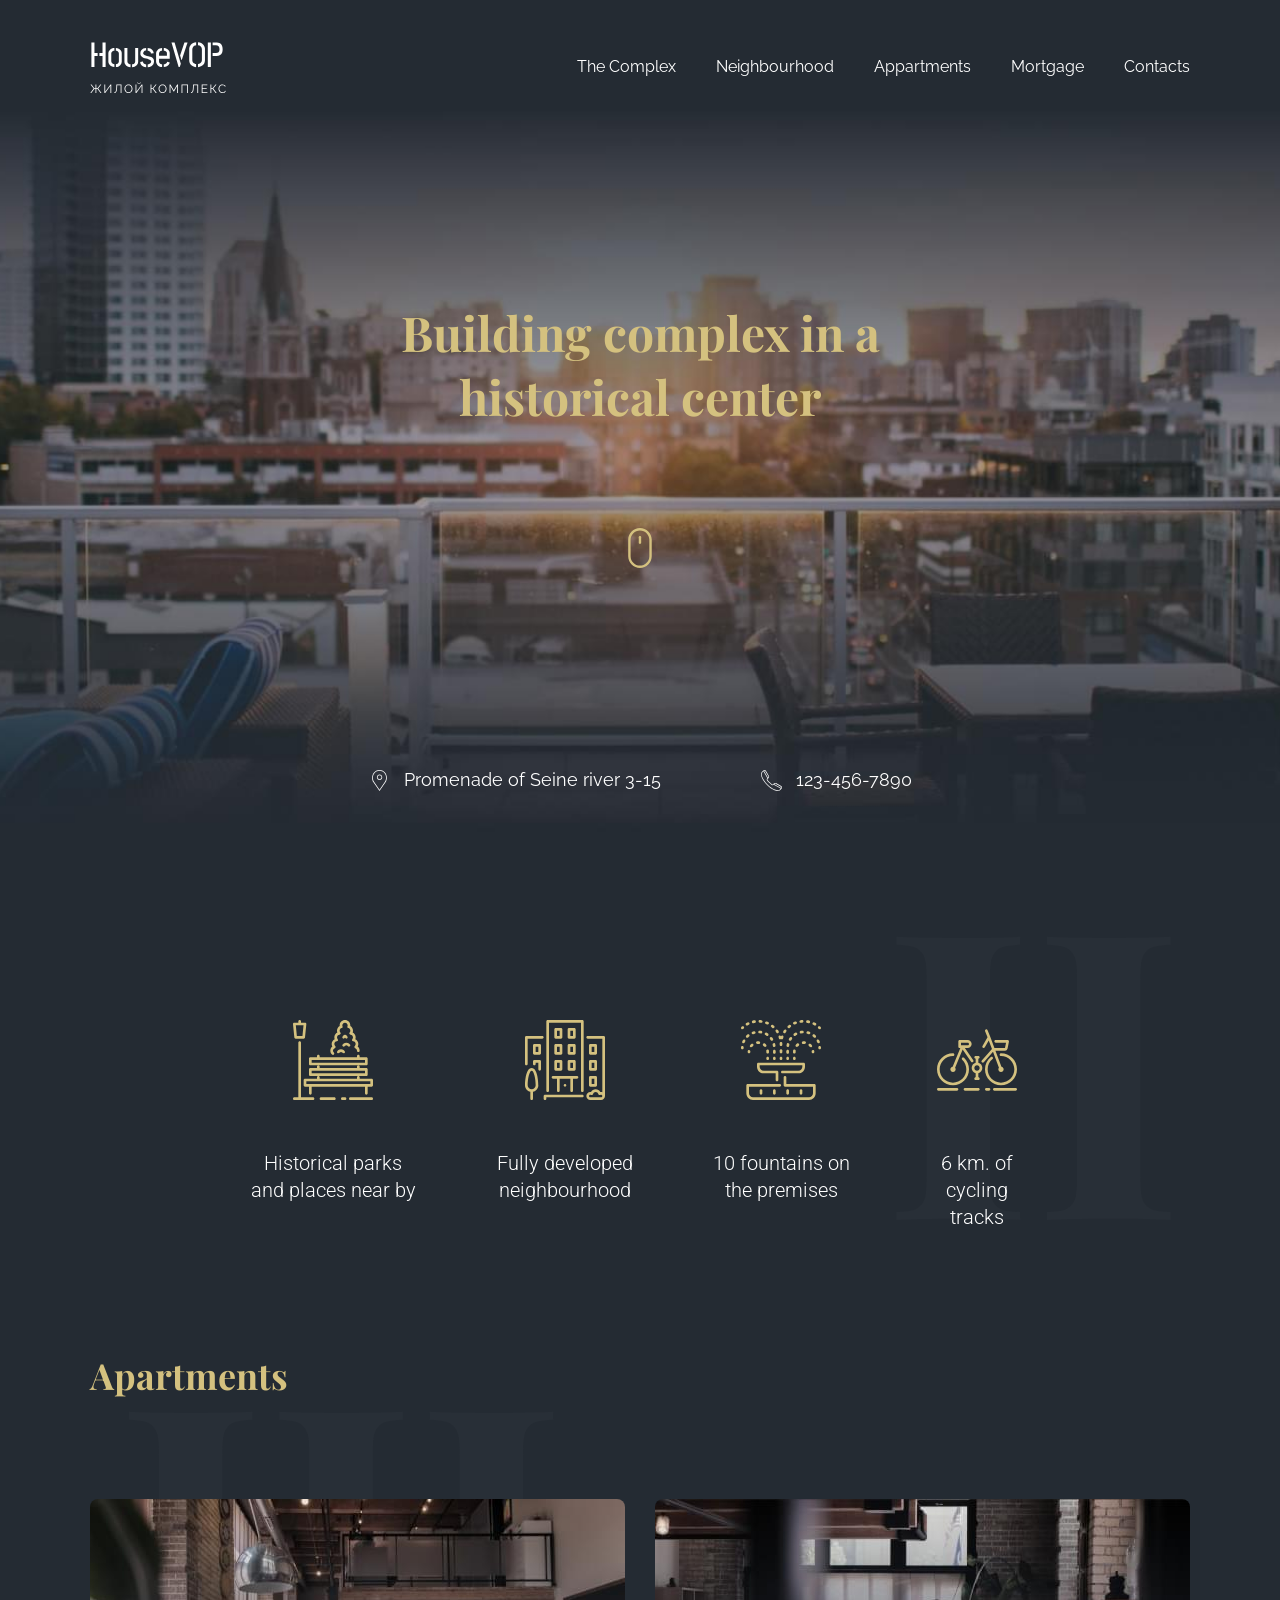
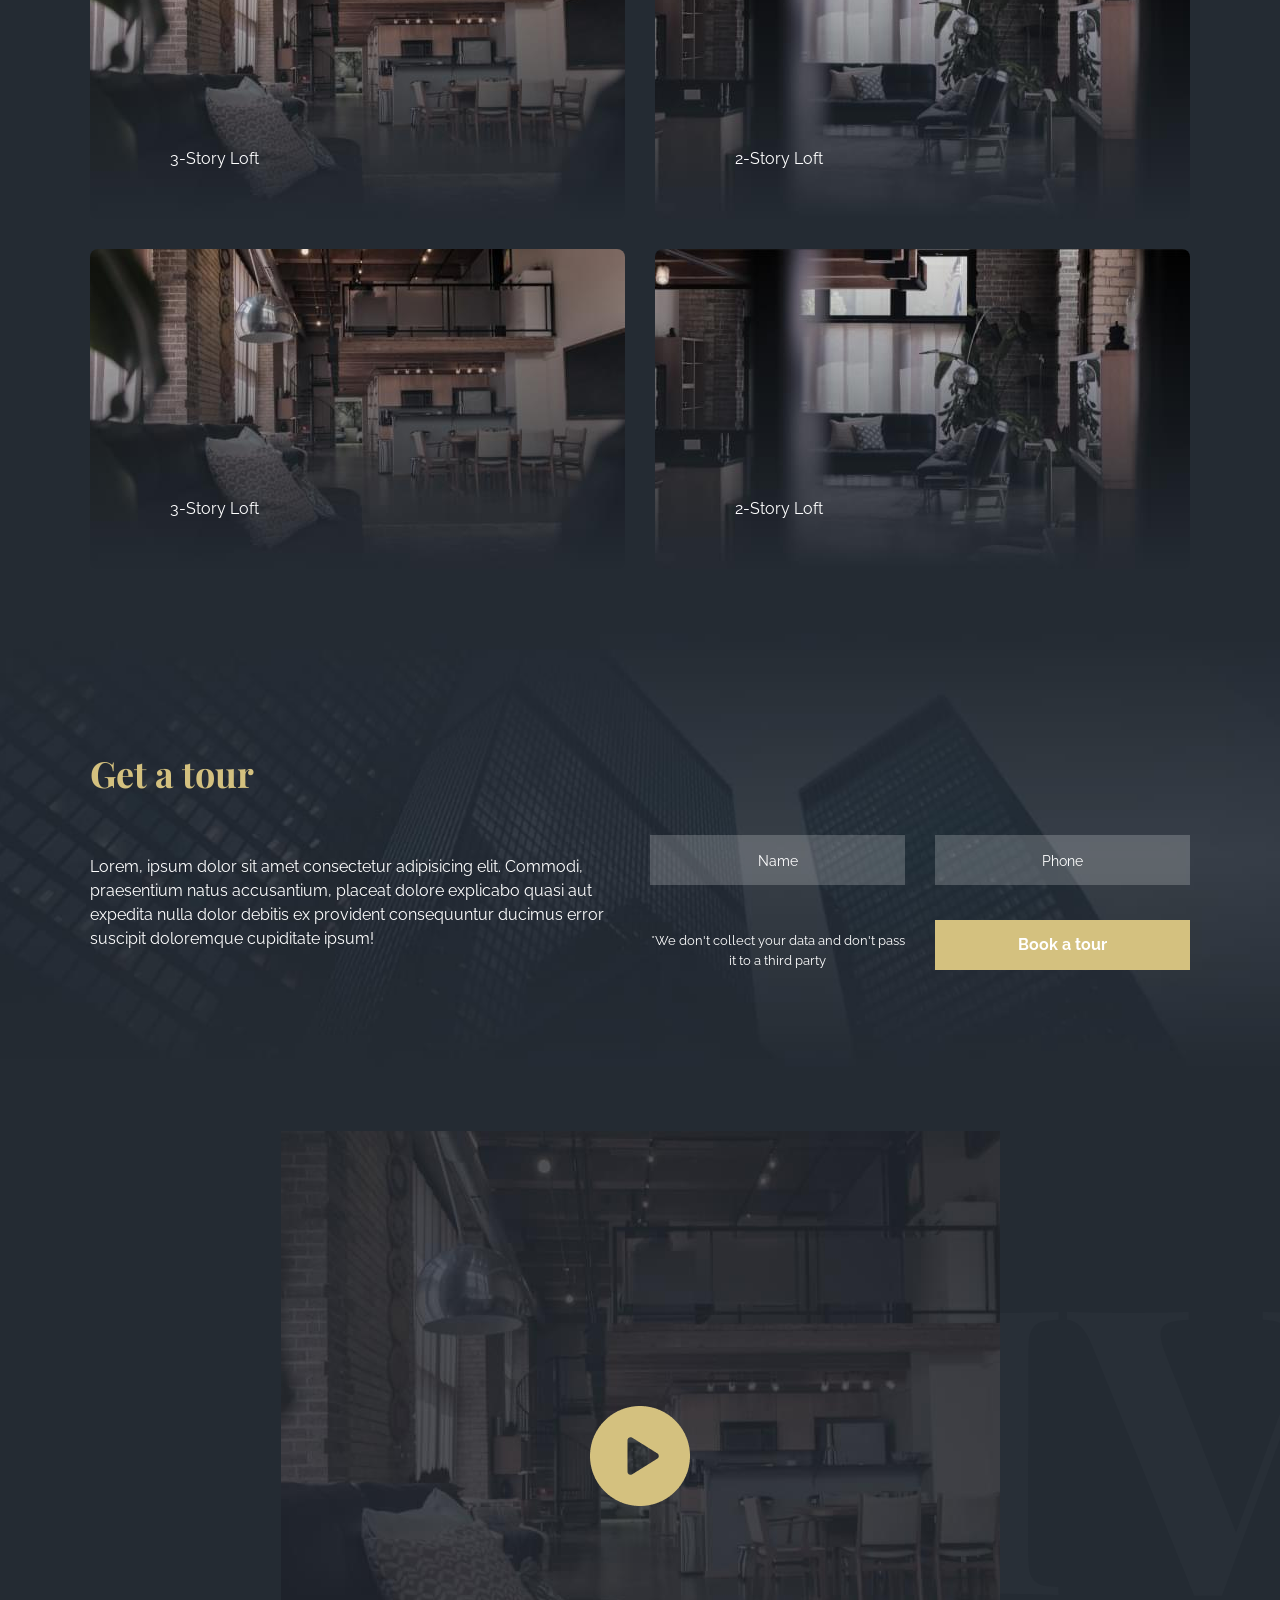
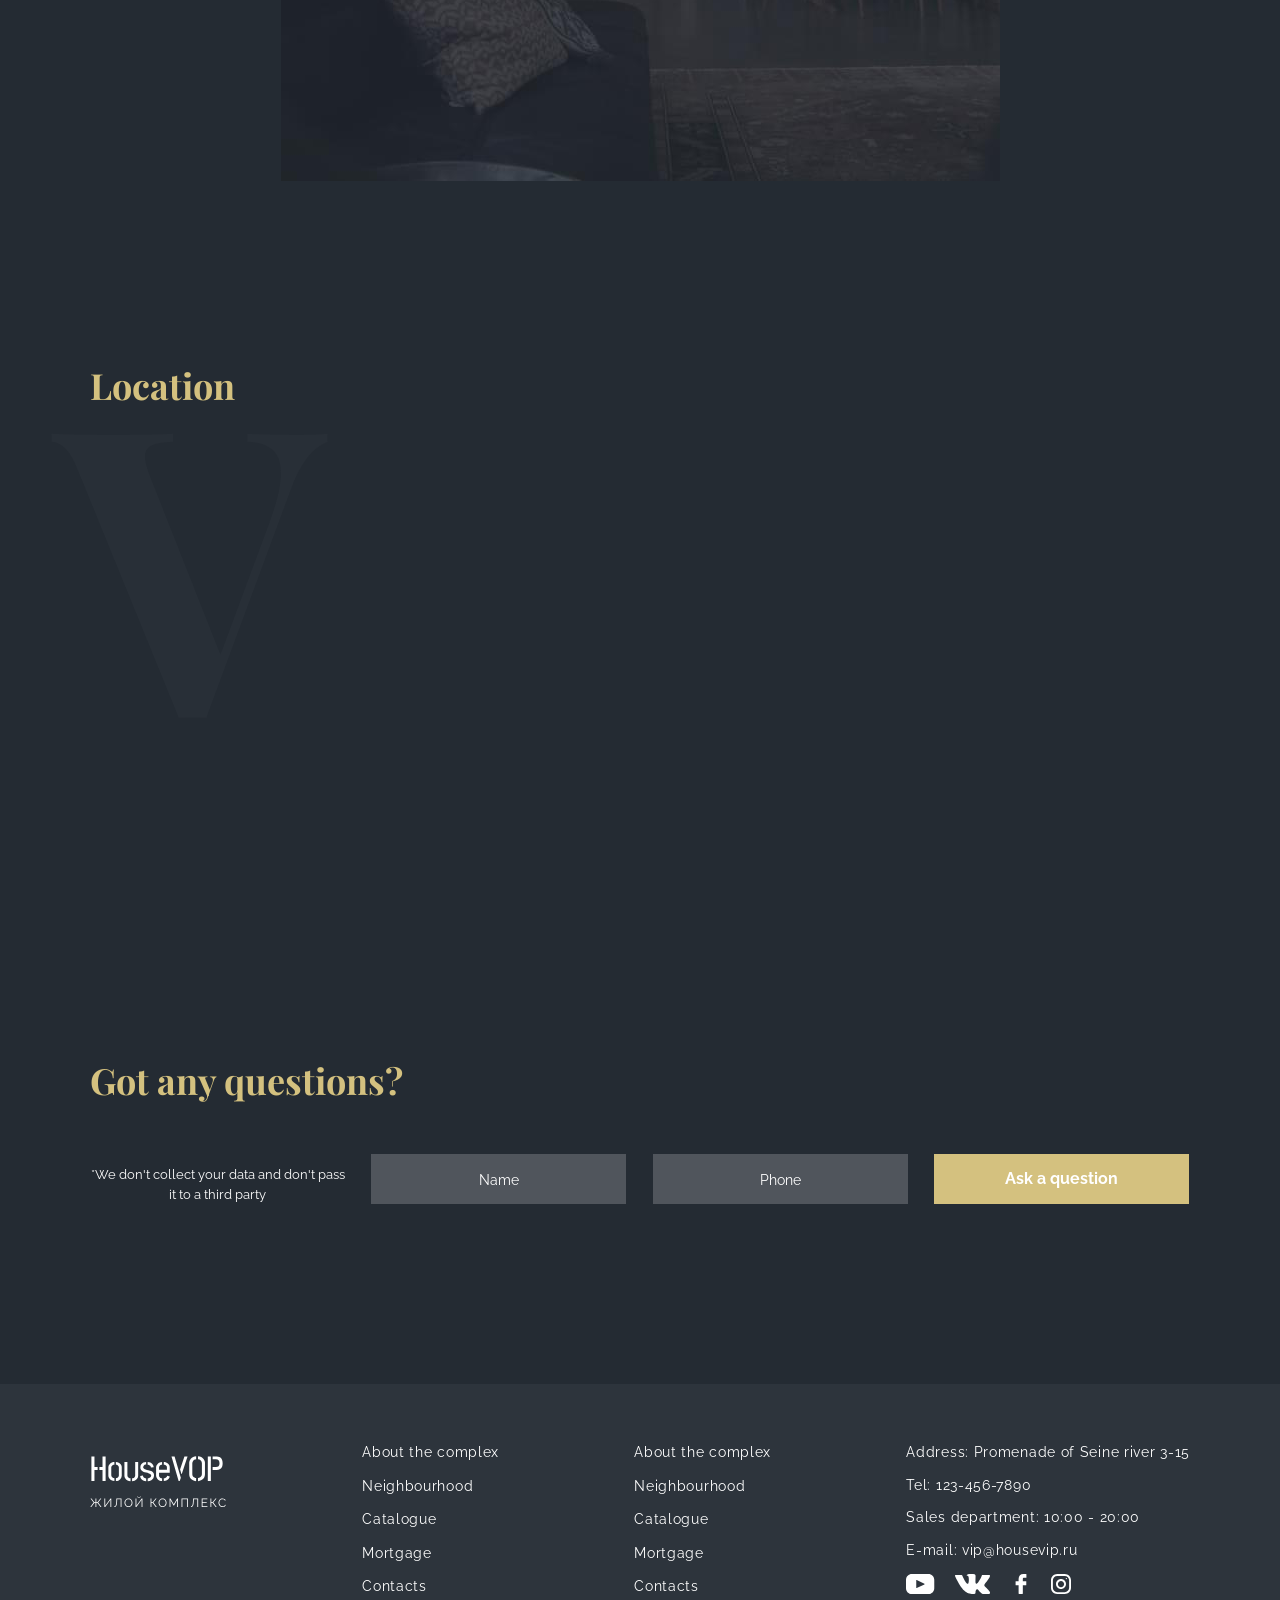
<file: houses_vop/index.html>
<!DOCTYPE html><html lang="en"><head><meta charset="UTF-8"><meta name="viewport" content="width=device-width,initial-scale=1"><meta http-equiv="X-UA-Compatible" content="ie=edge"><title>House VOP</title><meta name="title" content="Building Complex"><meta name="description" content="Buy appartments in historical area"><!-- Open Graph / Facebook --><meta property="og:type" content="website"><meta property="og:url" content="https://metatags.io/"><meta property="og:title" content="Building Complex"><meta property="og:description" content="Buy appartments in historical area"><meta property="og:image" content="https://metatags.io/assets/meta-tags-16a33a6a8531e519cc0936fbba0ad904e52d35f34a46c97a2c9f6f7dd7d336f2.png"><!-- Twitter --><meta property="twitter:card" content="summary_large_image"><meta property="twitter:url" content="https://metatags.io/"><meta property="twitter:title" content="Building Complex"><meta property="twitter:description" content="Buy appartments in historical area"><meta property="twitter:image" content="https://metatags.io/assets/meta-tags-16a33a6a8531e519cc0936fbba0ad904e52d35f34a46c97a2c9f6f7dd7d336f2.png"><!-- Favicon  --><link rel="apple-touch-icon" sizes="57x57" href="icons/favicon/apple-icon-57x57.png"><link rel="apple-touch-icon" sizes="60x60" href="icons/favicon/apple-icon-60x60.png"><link rel="apple-touch-icon" sizes="72x72" href="icons/favicon/apple-icon-72x72.png"><link rel="apple-touch-icon" sizes="76x76" href="icons/favicon/apple-icon-76x76.png"><link rel="apple-touch-icon" sizes="114x114" href="icons/favicon/apple-icon-114x114.png"><link rel="apple-touch-icon" sizes="120x120" href="icons/favicon/apple-icon-120x120.png"><link rel="apple-touch-icon" sizes="144x144" href="icons/favicon/apple-icon-144x144.png"><link rel="apple-touch-icon" sizes="152x152" href="icons/favicon/apple-icon-152x152.png"><link rel="apple-touch-icon" sizes="180x180" href="icons/favicon/apple-icon-180x180.png"><link rel="icon" type="image/png" sizes="192x192" href="icons/favicon/android-icon-192x192.png"><link rel="icon" type="image/png" sizes="32x32" href="icons/favicon/favicon-32x32.png"><link rel="icon" type="image/png" sizes="96x96" href="icons/favicon/favicon-96x96.png"><link rel="icon" type="image/png" sizes="16x16" href="icons/favicon/favicon-16x16.png"><link rel="manifest" href="/manifest.json"><meta name="msapplication-TileColor" content="#ffffff"><meta name="msapplication-TileImage" content="/ms-icon-144x144.png"><meta name="theme-color" content="#ffffff"><link rel="stylesheet" href="css/style.min.css"></head><body><header><div class="container"><a href="#"><img src="icons/logo.svg" alt="Logo" class="logo"></a><nav class="menu"><ul><li class="menu__item"><a href="#">The Complex</a></li><li class="menu__item"><a href="#">Neighbourhood</a></li><li class="menu__item"><a href="#">Appartments</a></li><li class="menu__item"><a href="#">Mortgage</a></li><li class="menu__item"><a href="#">Contacts</a></li></ul></nav><div class="hamburger"><span></span> <span></span> <span></span></div></div></header><section class="first-screen"><div class="container"><h1 class="title title_fz48">Building complex in a historical center</h1><a href="#"><img src="icons/first-screen/mouse.svg" alt="mouse" class="first-screen__mouse"></a><div class="first-screen__contacts"><div class="first-screen__address"><a href="https://goo.gl/maps/HQ8aeQ7Es1c7i1xg9"><img src="icons/first-screen/navigate.svg" alt="navigation"></a><a href="https://goo.gl/maps/HQ8aeQ7Es1c7i1xg9">Promenade of Seine river 3-15</a></div><div class="first-screen__phone"><a href="tel:123456-7890"><img src="icons/first-screen/phone.svg" alt="phone"></a><a href="tel:123456-7890">123-456-7890</a></div></div></div></section><section class="treats"><div class="container"><div class="treats__wrapper"><div class="treats__item"><img src="icons/treats/bench.svg" alt="bench"><div class="treats__text">Historical parks and places near by</div></div><div class="treats__item"><img src="icons/treats/building.svg" alt="building"><div class="treats__text">Fully developed neighbourhood</div></div><div class="treats__item"><img src="icons/treats/fountain.svg" alt="fountain"><div class="treats__text">10 fountains on the premises</div></div><div class="treats__item"><img src="icons/treats/bicycle.svg" alt="bicycle"><div class="treats__text">6 km. of cycling tracks</div></div></div></div></section><section class="apartments"><div class="container"><h2 class="title">Apartments</h2><div class="apartments__gridbox"><a href="#" class="apartments__item"><img src="img/apartments/apartment-left.jpg" alt="apt"><div>3-Story Loft</div></a><a href="#" class="apartments__item"><img src="img/apartments/apartment-right.jpg" alt="apt"><div>2-Story Loft</div></a><a href="#" class="apartments__item"><img src="img/apartments/apartment-left.jpg" alt="apt"><div>3-Story Loft</div></a><a href="#" class="apartments__item"><img src="img/apartments/apartment-right.jpg" alt="apt"><div>2-Story Loft</div></a></div></div></section><section class="tour"><div class="container"><h2 class="title">Get a tour</h2><div class="tour__flex"><p class="tour__text">Lorem, ipsum dolor sit amet consectetur adipisicing elit. Commodi, praesentium natus accusantium, placeat dolore explicabo quasi aut expedita nulla dolor debitis ex provident consequuntur ducimus error suscipit doloremque cupiditate ipsum!</p><form action="#" class="form tour__wrapper"><label for="fname">Name</label> <input type="text" id="fname" name="firstname" placeholder="Name" required> <label for="phone">Phone</label> <input type="tel" id="phone" name="phone" placeholder="Phone" required><p>*We don't collect your data and don't pass it to a third party</p><input type="submit" value="Book a tour"></form></div></div></section><section class="video"><div class="container"><div class="video__wrapper"><img src="img/video/apartment.jpg" alt="apartment"> <button><img src="icons/video/play-button.png" alt="play-button"></button></div></div></section><section class="map"><div class="container"><h2 class="title">Location</h2><iframe src="https://www.google.com/maps/embed?pb=!1m18!1m12!1m3!1d673.833567148267!2d2.415302170689072!3d48.802435579726016!2m3!1f0!2f0!3f0!3m2!1i1024!2i768!4f13.1!3m3!1m2!1s0x47e6730f05a642e1%3A0x2829fad20852ece9!2s3%20All.%20Antoine%20Sartori%2C%2094140%20Alfortville%2C%20France!5e0!3m2!1sen!2sam!4v1678549393206!5m2!1sen!2sam" width="1100" height="360" style="border:0;" allowfullscreen="" loading="lazy" referrerpolicy="no-referrer-when-downgrade"></iframe></div></section><section class="question"><div class="container"><h2 class="title">Got any questions?</h2><form class="form question__wrapper"><p class="question__notice">*We don't collect your data and don't pass it to a third party</p><label for="fname">Name</label> <input type="text" id="fname" name="firstname" placeholder="Name" required> <label for="phone">Phone</label> <input type="tel" id="phone" name="phone" placeholder="Phone" required> <input type="submit" value="Ask a question"></form></div></section><footer class="footer"><div class="container"><div class="footer__wrapper"><a href="#"><img src="icons/logo.svg" alt="Logo" class="footer__logo"></a><ul class="footer__col"><li class="footer__item"><a href="#">About the complex</a></li><li class="footer__item"><a href="#">Neighbourhood</a></li><li class="footer__item"><a href="#">Catalogue</a></li><li class="footer__item"><a href="#">Mortgage</a></li><li class="footer__item"><a href="#">Contacts</a></li></ul><ul class="footer__col"><li class="footer__item"><a href="#">About the complex</a></li><li class="footer__item"><a href="#">Neighbourhood</a></li><li class="footer__item"><a href="#">Catalogue</a></li><li class="footer__item"><a href="#">Mortgage</a></li><li class="footer__item"><a href="#">Contacts</a></li></ul><ul class="footer__col"><li class="footer__item"><a href="https://goo.gl/maps/HQ8aeQ7Es1c7i1xg9">Address: Promenade of Seine river 3-15</a></li><li class="footer__item"><a href="tel:123456-7890">Tel: 123-456-7890</a></li><li class="footer__item">Sales department: 10:00 - 20:00</li><li class="footer__item"><a href="mailto:vip@housevip.ru?subject = Feedback&body = Message">E-mail: vip@housevip.ru</a></li><li class="footer__item"><ul class="footer__social"><li class="footer__social-item"><a href="#"><img src="icons/footer/YouTube.svg" alt="Youtube"></a></li><li class="footer__social-item"><a href="#"><img src="icons/footer/VK.svg" alt="VK"></a></li><li class="footer__social-item"><a href="#"><img src="icons/footer/facebook-logo.svg" alt="Facebook"></a></li><li class="footer__social-item"><a href="#"><img src="icons/footer/instagram.svg" alt="Instagram"></a></li></ul></li></ul></div></div></footer></body></html>
</file>
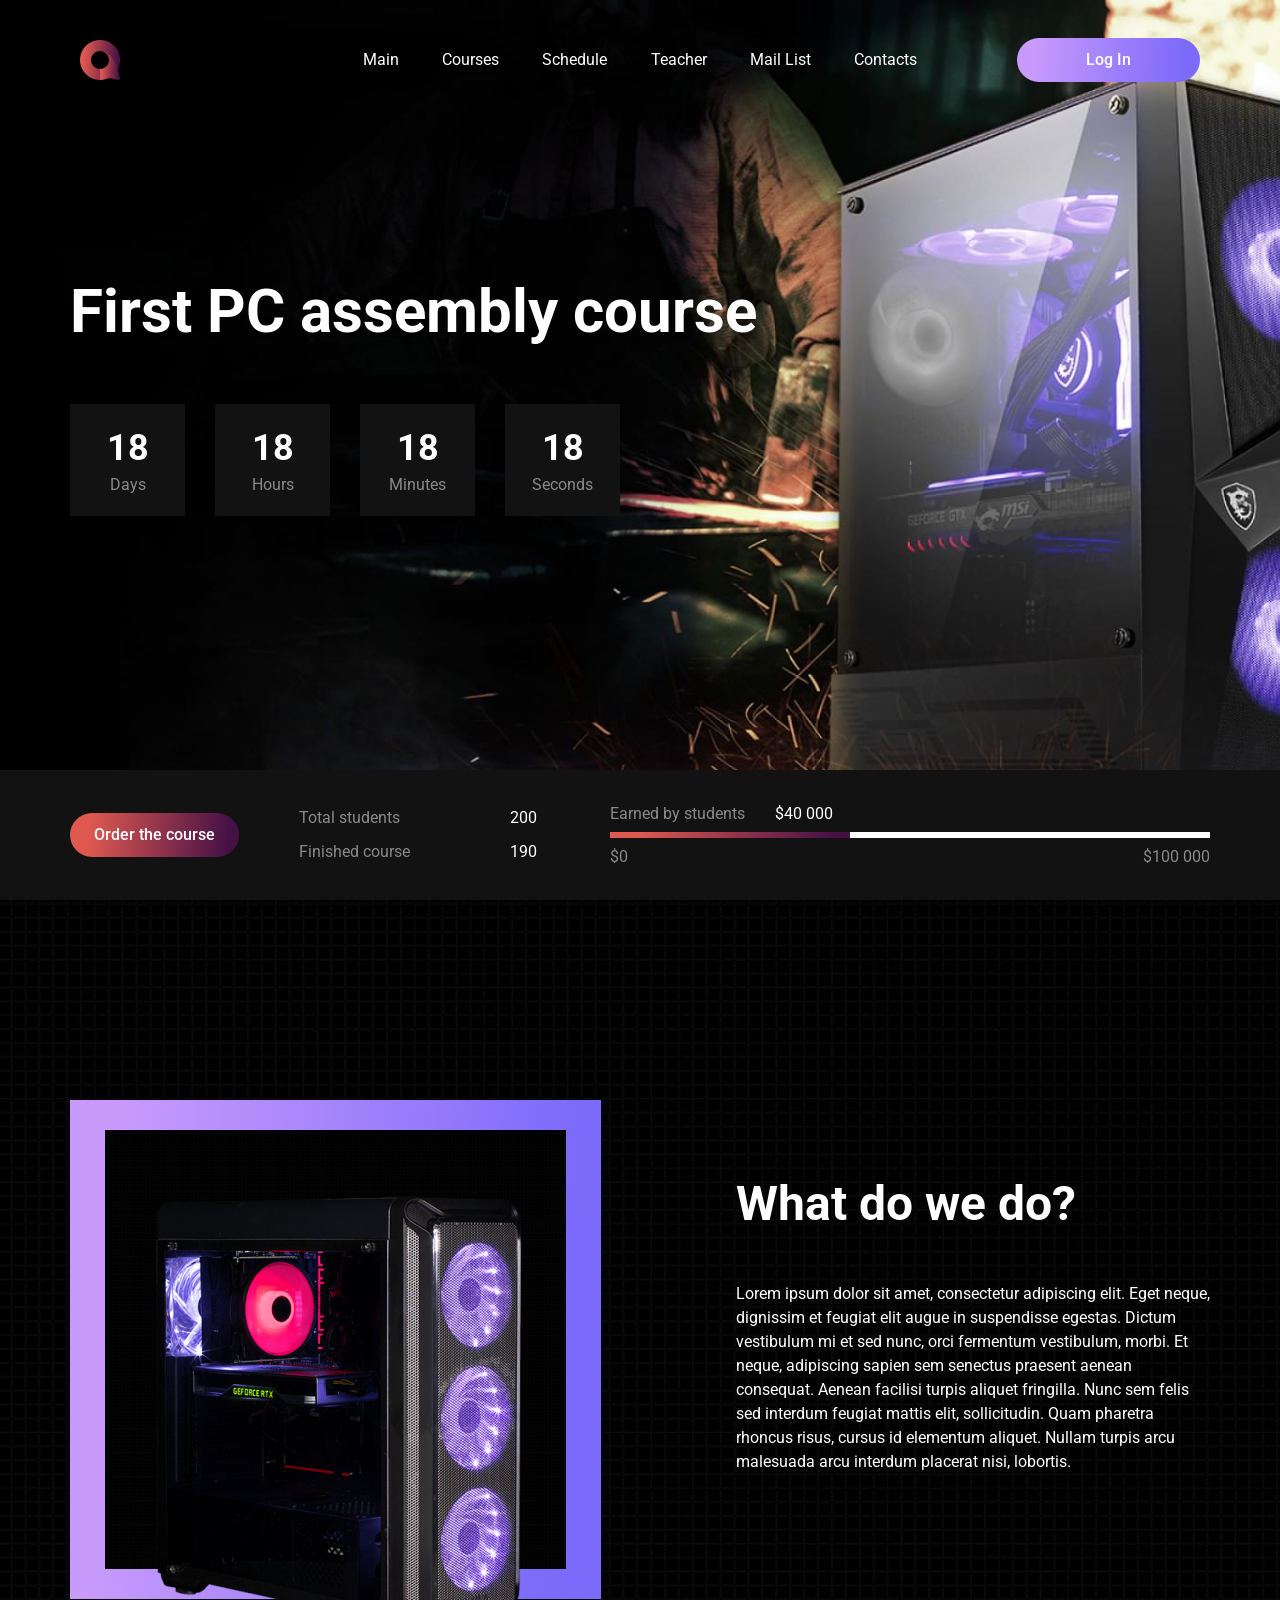
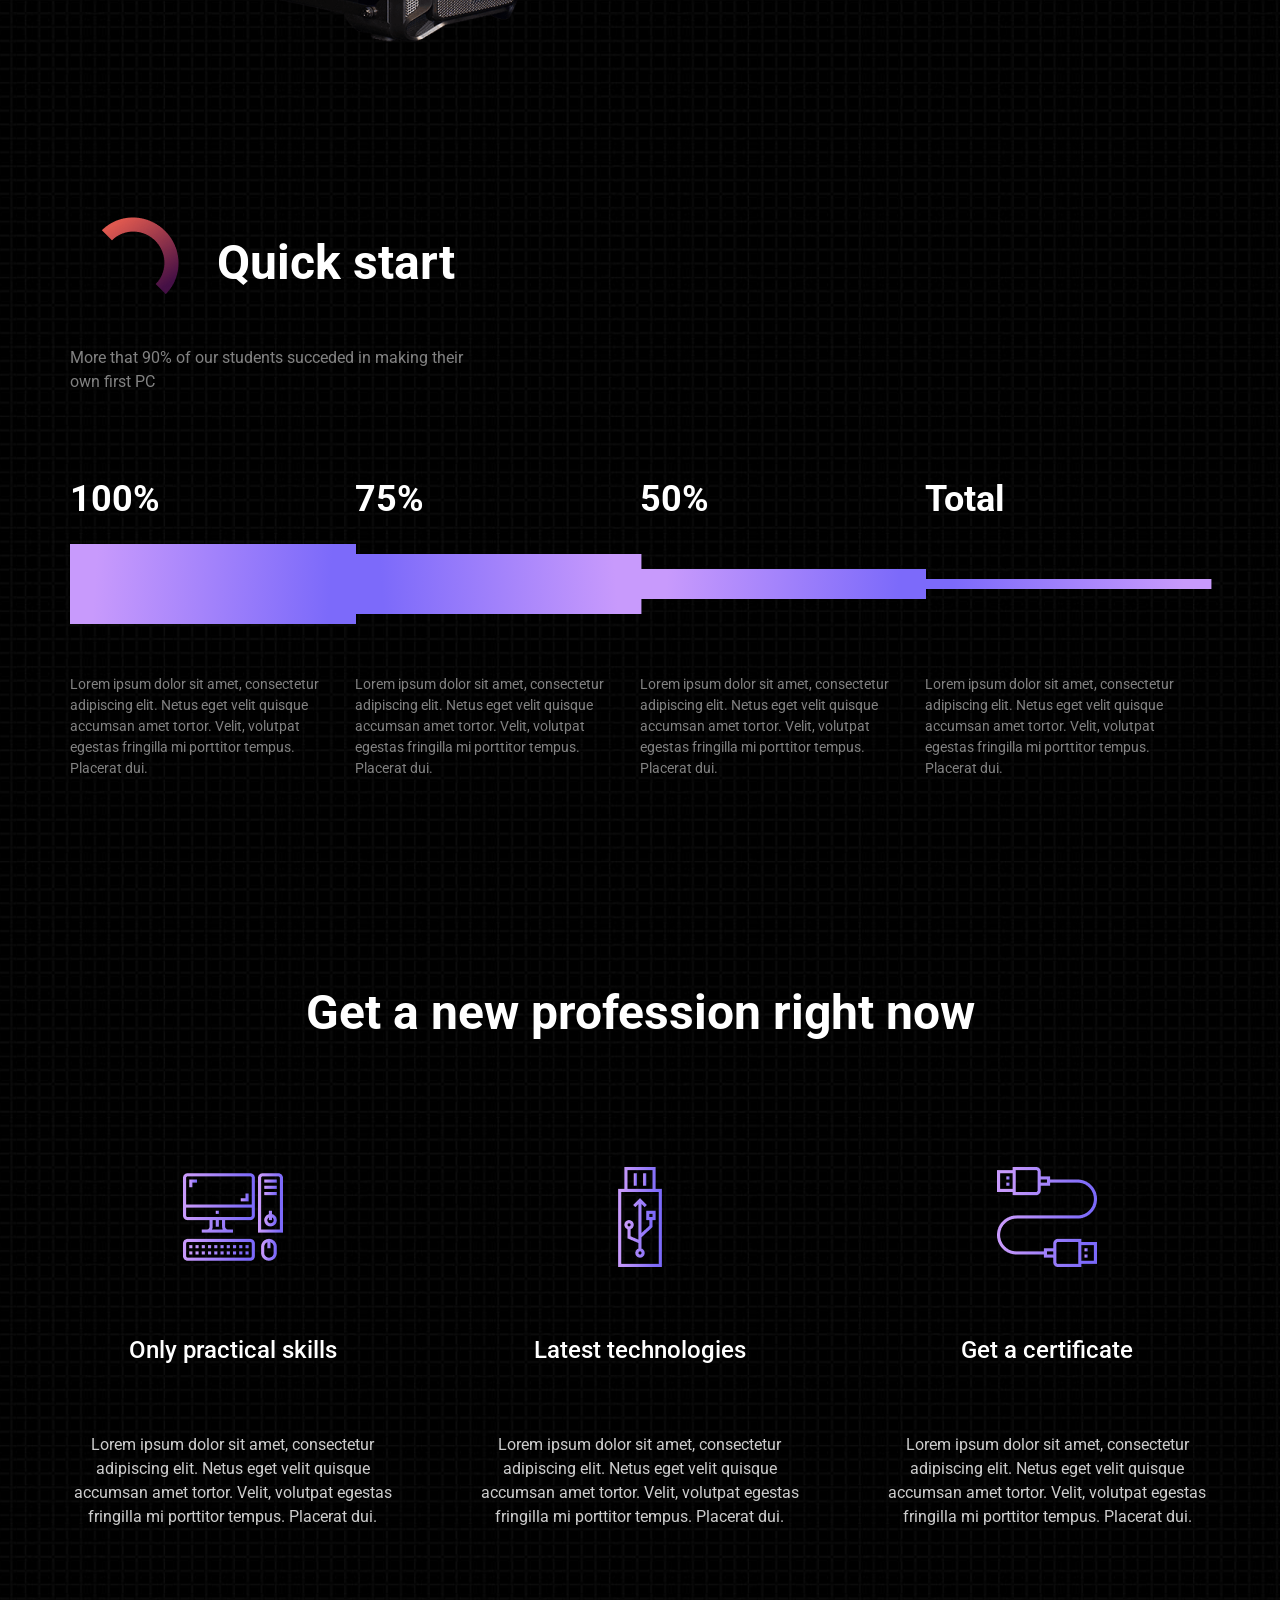
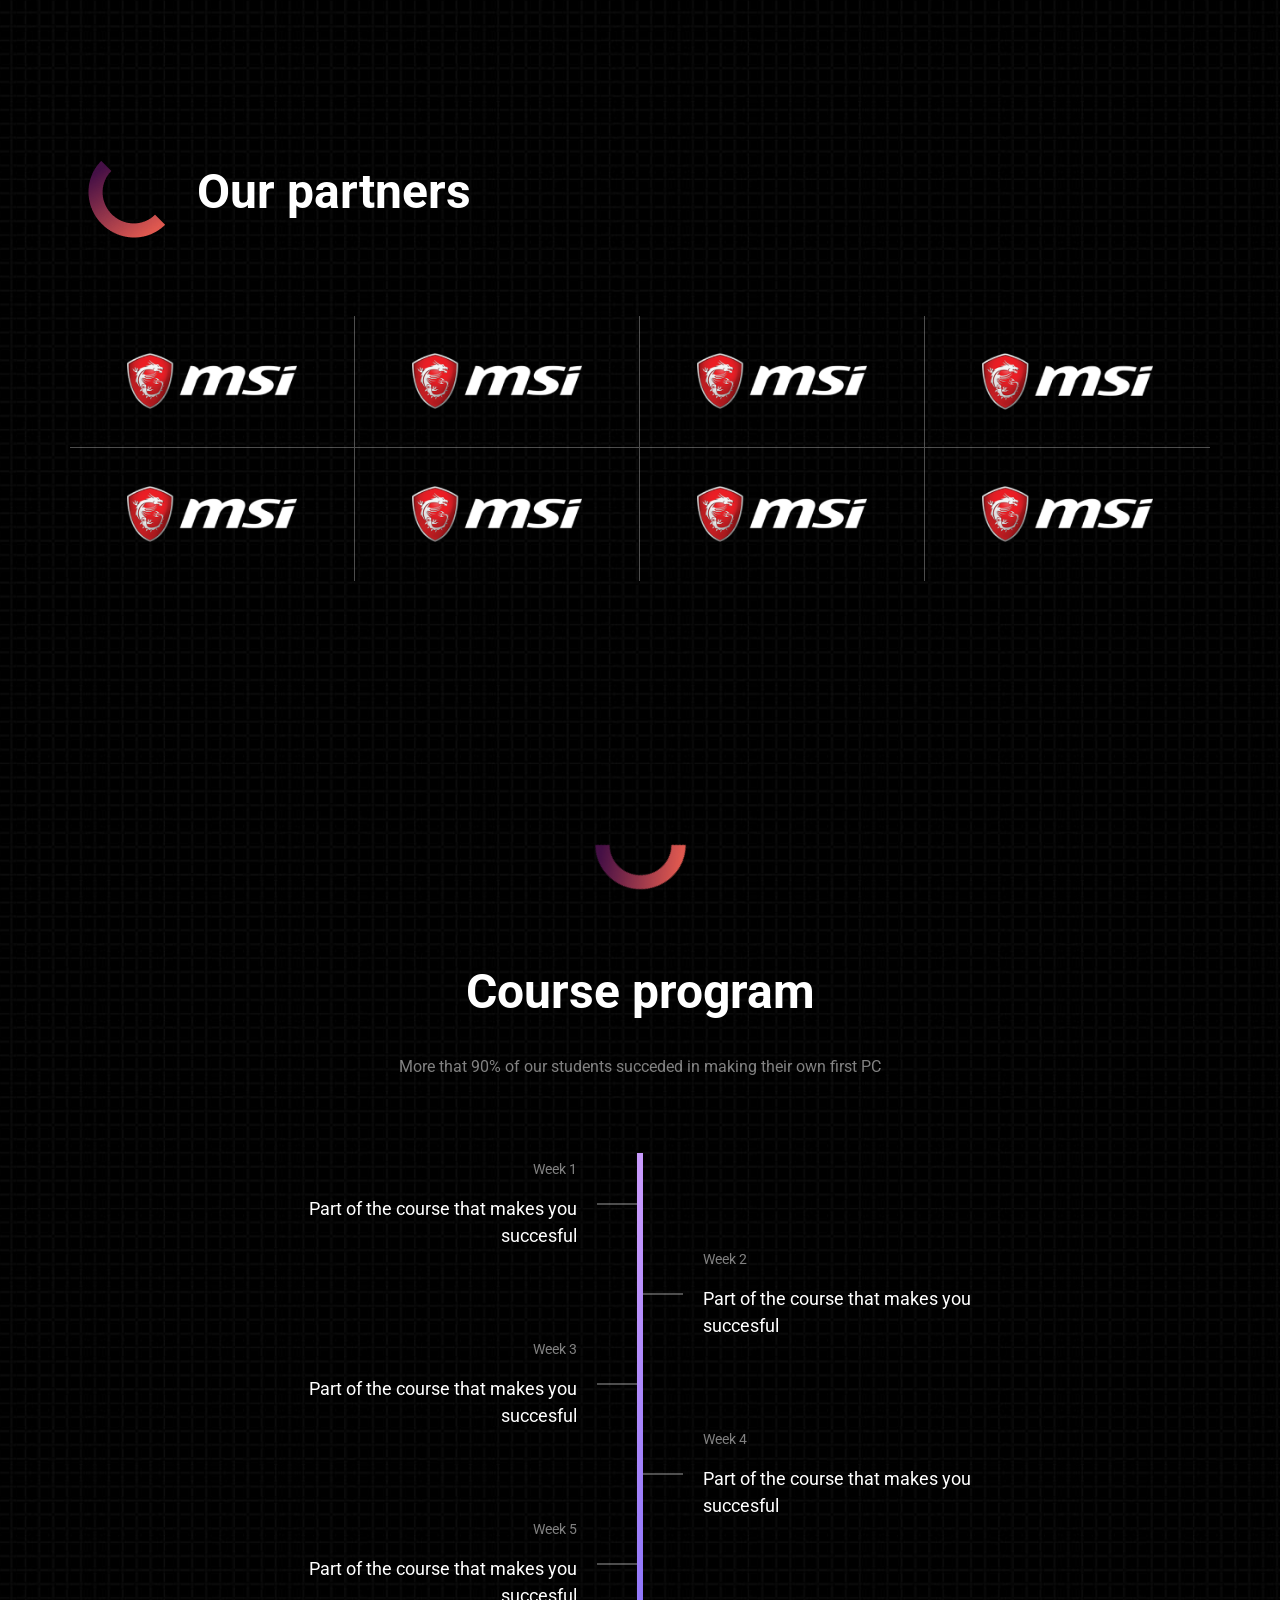
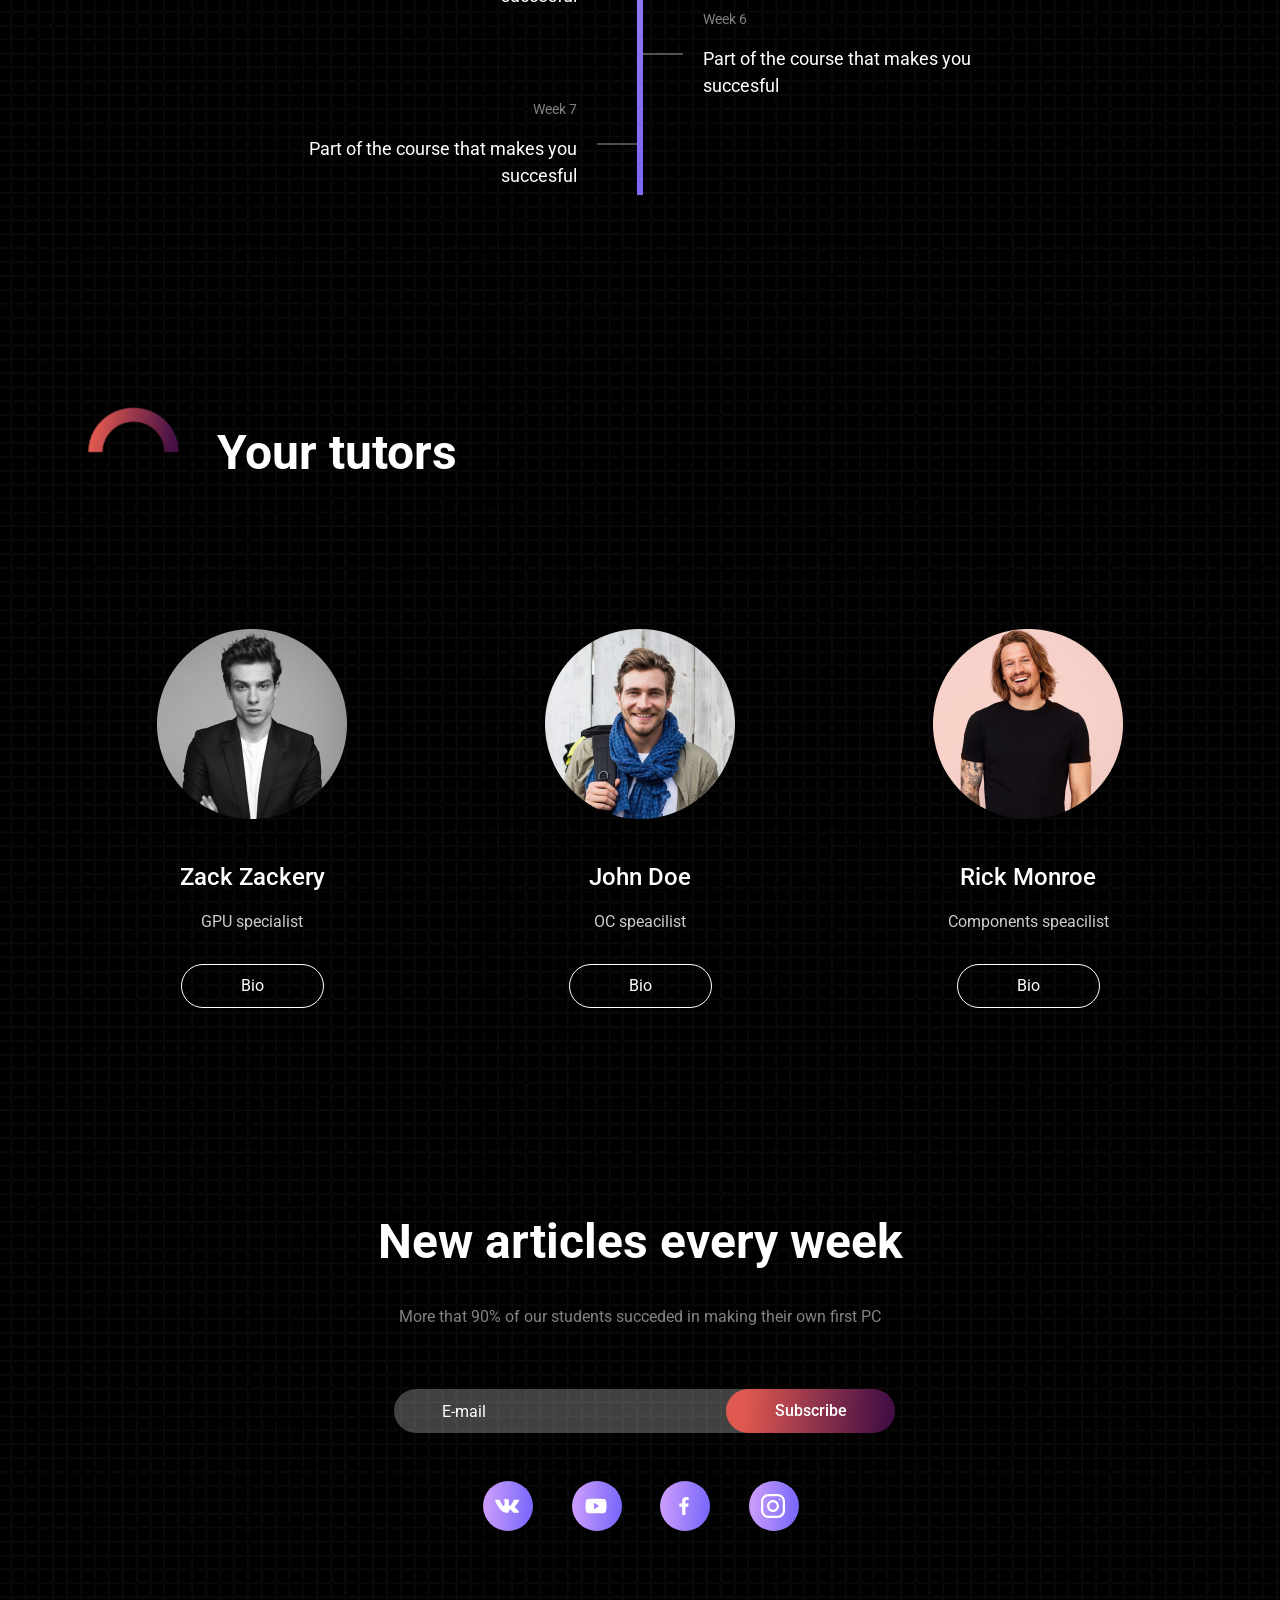
<file: pc_courses/index.html>
<!DOCTYPE html><html lang="ru"><head><meta charset="UTF-8"><meta name="viewport" content="width=device-width,initial-scale=1"><meta http-equiv="X-UA-Compatible" content="ie=edge"><title>Create your PC</title><meta name="title" content="Мое портфолио"><meta name="description" content="Здесь вы сможете ознакомиться с моими работами и узнать больше обо мне"><!-- Open Graph / Facebook --><meta property="og:type" content="website"><meta property="og:url" content="https://metatags.io/"><meta property="og:title" content="Мое портфолио"><meta property="og:description" content="Здесь вы сможете ознакомиться с моими работами и узнать больше обо мне"><meta property="og:image" content="https://metatags.io/assets/meta-tags-16a33a6a8531e519cc0936fbba0ad904e52d35f34a46c97a2c9f6f7dd7d336f2.png"><!-- Twitter --><meta property="twitter:card" content="summary_large_image"><meta property="twitter:url" content="https://metatags.io/"><meta property="twitter:title" content="Мое портфолио"><meta property="twitter:description" content="Здесь вы сможете ознакомиться с моими работами и узнать больше обо мне"><meta property="twitter:image" content="https://metatags.io/assets/meta-tags-16a33a6a8531e519cc0936fbba0ad904e52d35f34a46c97a2c9f6f7dd7d336f2.png"><!-- Favicon  --><link rel="apple-touch-icon" sizes="57x57" href="icons/favicon/apple-icon-57x57.png"><link rel="apple-touch-icon" sizes="60x60" href="icons/favicon/apple-icon-60x60.png"><link rel="apple-touch-icon" sizes="72x72" href="icons/favicon/apple-icon-72x72.png"><link rel="apple-touch-icon" sizes="76x76" href="icons/favicon/apple-icon-76x76.png"><link rel="apple-touch-icon" sizes="114x114" href="icons/favicon/apple-icon-114x114.png"><link rel="apple-touch-icon" sizes="120x120" href="icons/favicon/apple-icon-120x120.png"><link rel="apple-touch-icon" sizes="144x144" href="icons/favicon/apple-icon-144x144.png"><link rel="apple-touch-icon" sizes="152x152" href="icons/favicon/apple-icon-152x152.png"><link rel="apple-touch-icon" sizes="180x180" href="icons/favicon/apple-icon-180x180.png"><link rel="icon" type="image/png" sizes="192x192" href="icons/favicon/android-icon-192x192.png"><link rel="icon" type="image/png" sizes="32x32" href="icons/favicon/favicon-32x32.png"><link rel="icon" type="image/png" sizes="96x96" href="icons/favicon/favicon-96x96.png"><link rel="icon" type="image/png" sizes="16x16" href="icons/favicon/favicon-16x16.png"><link rel="manifest" href="/manifest.json"><meta name="msapplication-TileColor" content="#ffffff"><meta name="msapplication-TileImage" content="/ms-icon-144x144.png"><meta name="theme-color" content="#ffffff"><link rel="stylesheet" href="css/style.min.css"></head><body><header><nav><div class="container"><ul class="menu"><li><a href="#" class="menu__link text text_white">Main</a></li><li><a href="#" class="menu__link text text_white">Courses</a></li><li><a href="#" class="menu__link text text_white">Schedule</a></li><li><a href="#" class="menu__link text text_white">Teacher</a></li><li><a href="#" class="menu__link text text_white">Mail List</a></li><li><a href="#" class="menu__link text text_white">Contacts</a></li></ul></div></nav><div class="hamburger"><span></span> <span></span> <span></span></div><div class="logo"><a href="#"><img src="icons/main/logo.png" alt="logo"></a></div><button class="button button-login">Log In</button></header><section class="main"><div class="container"><h1 class="title title_fz64">First PC assembly course</h1><div class="main__countdown"><div class="main__countdown-item"><div class="main__countdown-number">18</div><div class="text">Days</div></div><div class="main__countdown-item"><div class="main__countdown-number">18</div><div class="text">Hours</div></div><div class="main__countdown-item"><div class="main__countdown-number">18</div><div class="text">Minutes</div></div><div class="main__countdown-item"><div class="main__countdown-number">18</div><div class="text">Seconds</div></div></div></div><div class="main-bottom"><div class="container"><div class="main-bottom__wrapper"><button class="button">Order the course</button><div class="main-bottom__students"><div class="text">Total students</div><div class="text text_white">200</div><div class="text">Finished course</div><div class="text text_white">190</div></div><div class="main-bottom__counter"><div class="text main-bottom__counter-1">Earned by students</div><div class="text text_white main-bottom__counter-2">$40 000</div><div class="main-bottom__progress-bar main-bottom__counter-3"><span></span></div><div class="text main-bottom__counter-4">$0</div><div class="text main-bottom__counter-5">$100 000</div></div></div></div></div></section><section class="about"><div class="container"><div class="about__wrapper"><div class="about__item"><span class="about__square"><img src="img/about/about__img.png" alt="PC" class="about__img"> <span class="about__square-bcg"></span></span></div><div class="about__item"><h2 class="title">What do we do?</h2><p class="text text_white">Lorem ipsum dolor sit amet, consectetur adipiscing elit. Eget neque, dignissim et feugiat elit augue in suspendisse egestas. Dictum vestibulum mi et sed nunc, orci fermentum vestibulum, morbi. Et neque, adipiscing sapien sem senectus praesent aenean consequat. Aenean facilisi turpis aliquet fringilla. Nunc sem felis sed interdum feugiat mattis elit, sollicitudin. Quam pharetra rhoncus risus, cursus id elementum aliquet. Nullam turpis arcu malesuada arcu interdum placerat nisi, lobortis.</p></div></div></div></section><section class="start"><div class="container"><div class="start__top"><img src="icons/icon-loading.png" alt="icon"><h2 class="title">Quick start</h2></div><p class="start__descr text">More that 90% of our students succeded in making their own first PC</p><div class="start__wrapper"><div class="start__item start__item"><div class="title title_fz36">100%</div><div class="start__text text text_fz14">Lorem ipsum dolor sit amet, consectetur adipiscing elit. Netus eget velit quisque accumsan amet tortor. Velit, volutpat egestas fringilla mi porttitor tempus. Placerat dui.</div></div><div class="start__item start__item_2"><div class="title title_fz36">75%</div><div class="start__text text text_fz14">Lorem ipsum dolor sit amet, consectetur adipiscing elit. Netus eget velit quisque accumsan amet tortor. Velit, volutpat egestas fringilla mi porttitor tempus. Placerat dui.</div></div><div class="start__item start__item_3"><div class="title title_fz36">50%</div><div class="start__text text text_fz14">Lorem ipsum dolor sit amet, consectetur adipiscing elit. Netus eget velit quisque accumsan amet tortor. Velit, volutpat egestas fringilla mi porttitor tempus. Placerat dui.</div></div><div class="start__item start__item_4"><div class="title title_fz36">Total</div><div class="start__text text text_fz14">Lorem ipsum dolor sit amet, consectetur adipiscing elit. Netus eget velit quisque accumsan amet tortor. Velit, volutpat egestas fringilla mi porttitor tempus. Placerat dui.</div></div></div></div></section><section class="advantages"><div class="container"><h2 class="title">Get a new profession right now</h2><div class="advantages__wrapper"><div class="advantages__item"><img src="icons/advantages/icon-1.png" alt="skills"><div class="subtitle">Only practical skills</div><p class="text text_op08">Lorem ipsum dolor sit amet, consectetur adipiscing elit. Netus eget velit quisque accumsan amet tortor. Velit, volutpat egestas fringilla mi porttitor tempus. Placerat dui.</p></div><div class="advantages__item"><img src="icons/advantages/icon-2.png" alt="technologies"><div class="subtitle">Latest technologies</div><p class="text text_op08">Lorem ipsum dolor sit amet, consectetur adipiscing elit. Netus eget velit quisque accumsan amet tortor. Velit, volutpat egestas fringilla mi porttitor tempus. Placerat dui.</p></div><div class="advantages__item"><img src="icons/advantages/icon-3.png" alt="certificate"><div class="subtitle">Get a certificate</div><p class="text text_op08">Lorem ipsum dolor sit amet, consectetur adipiscing elit. Netus eget velit quisque accumsan amet tortor. Velit, volutpat egestas fringilla mi porttitor tempus. Placerat dui.</p></div></div></div></section><section class="partners"><div class="container"><div class="partners__top"><img src="icons/icon-loading.png" alt="icon"><h2 class="title">Our partners</h2></div><div class="partners__wrapper"><div class="partners__item"><img src="icons/partners/msi.png" alt=""></div><div class="partners__item"><img src="icons/partners/msi.png" alt=""></div><div class="partners__item"><img src="icons/partners/msi.png" alt=""></div><div class="partners__item"><img src="icons/partners/msi.png" alt=""></div><div class="partners__item"><img src="icons/partners/msi.png" alt=""></div><div class="partners__item"><img src="icons/partners/msi.png" alt=""></div><div class="partners__item"><img src="icons/partners/msi.png" alt=""></div><div class="partners__item"><img src="icons/partners/msi.png" alt=""></div></div></div></section><section class="program"><div class="container"><img src="icons/icon-loading.png" alt="icon"><h2 class="title">Course program</h2><div class="text">More that 90% of our students succeded in making their own first PC</div><div class="program__wrapper"><div class="program__item"><div class="text text_fz14">Week 1</div><div class="text text_white text_fz18">Part of the course that makes you succesful</div></div><div class="program__filler"></div><div class="program__filler"></div><div class="program__item"><div class="text text_fz14">Week 2</div><div class="text text_white text_fz18">Part of the course that makes you succesful</div></div><div class="program__item"><div class="text text_fz14">Week 3</div><div class="text text_white text_fz18">Part of the course that makes you succesful</div></div><div class="program__filler"></div><div class="program__filler"></div><div class="program__item"><div class="text text_fz14">Week 4</div><div class="text text_white text_fz18">Part of the course that makes you succesful</div></div><div class="program__item"><div class="text text_fz14">Week 5</div><div class="text text_white text_fz18">Part of the course that makes you succesful</div></div><div class="program__filler"></div><div class="program__filler"></div><div class="program__item"><div class="text text_fz14">Week 6</div><div class="text text_white text_fz18">Part of the course that makes you succesful</div></div><div class="program__item"><div class="text text_fz14">Week 7</div><div class="text text_white text_fz18">Part of the course that makes you succesful</div></div></div></div></section><section class="tutors"><div class="container"><div class="tutors__top"><img src="icons/icon-loading.png" alt="icon"><h2 class="title">Your tutors</h2></div><div class="tutors__wrapper"><div class="tutors__item"><img src="img/teachers/teacher_1.png" alt="Zack" class="teacher"><div class="tutors__descr"><div class="subtitle">Zack Zackery</div><div class="text text_op08">GPU specialist</div><button class="button button-bio">Bio</button></div></div><div class="tutors__item"><img src="img/teachers/teacher_2.png" alt="John" class="teacher"><div class="tutors__descr"><div class="subtitle">John Doe</div><div class="text text_op08">OC speacilist</div><button class="button button-bio">Bio</button></div></div><div class="tutors__item"><img src="img/teachers/teacher_3.png" alt="Rick" class="teacher"><div class="tutors__descr"><div class="subtitle">Rick Monroe</div><div class="text text_op08">Components speacilist</div><button class="button button-bio">Bio</button></div></div></div></div></section><footer class="footer"><h2 class="title">New articles every week</h2><div class="text">More that 90% of our students succeded in making their own first PC</div><div class="footer__form"><form action="#" class="form"><label for="email"></label> <input type="email" placeholder="       E-mail" class="footer__form-mail"> <input type="submit" value="Subscribe" class="button"></form></div><div class="footer__socials"><a href="#" class="footer__socials-item"><img src="icons/footer/vk.svg" alt=""></a><a href="#" class="footer__socials-item"><img src="icons/footer/youtube.svg" alt=""></a><a href="#" class="footer__socials-item"><img src="icons/footer/facebook.svg" alt=""></a><a href="#" class="footer__socials-item"><img src="icons/footer/instagram.svg" alt=""></a></div></footer><script src="js/script.js"></script></body></html>
</file>
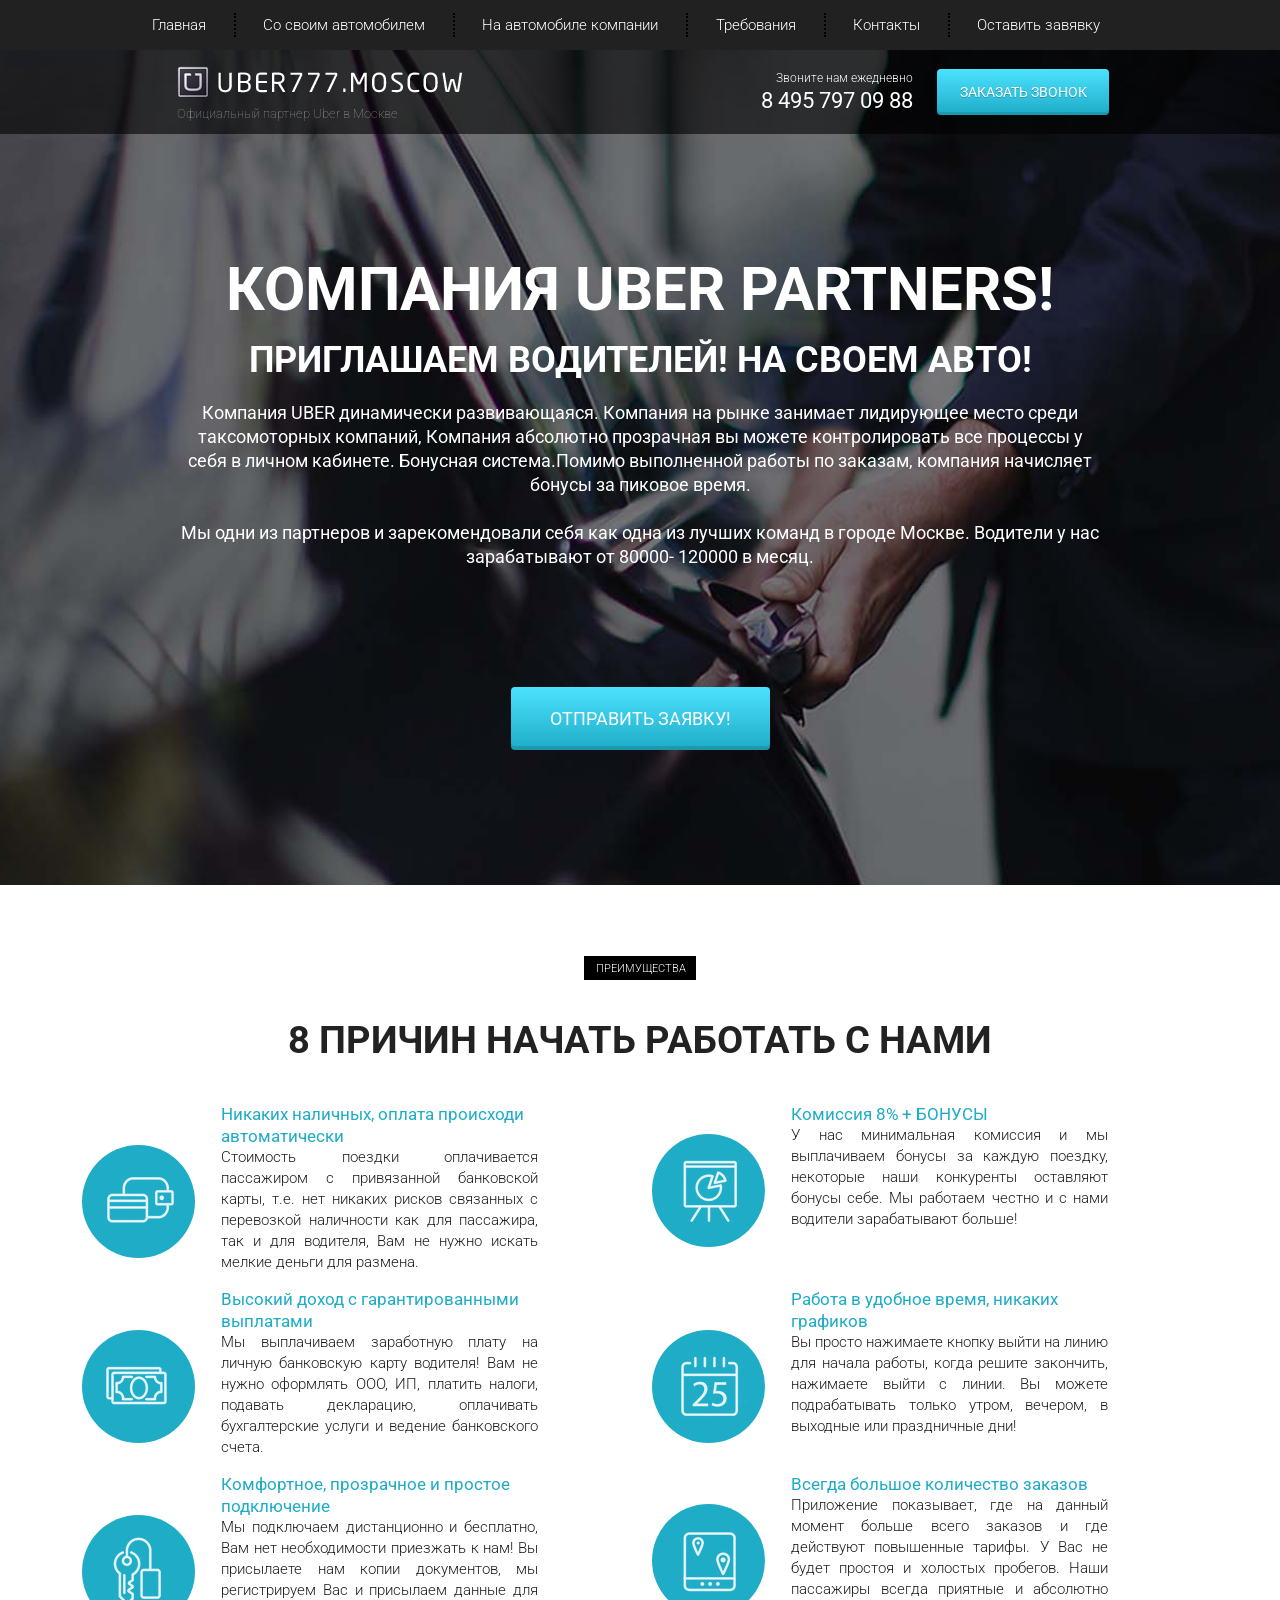
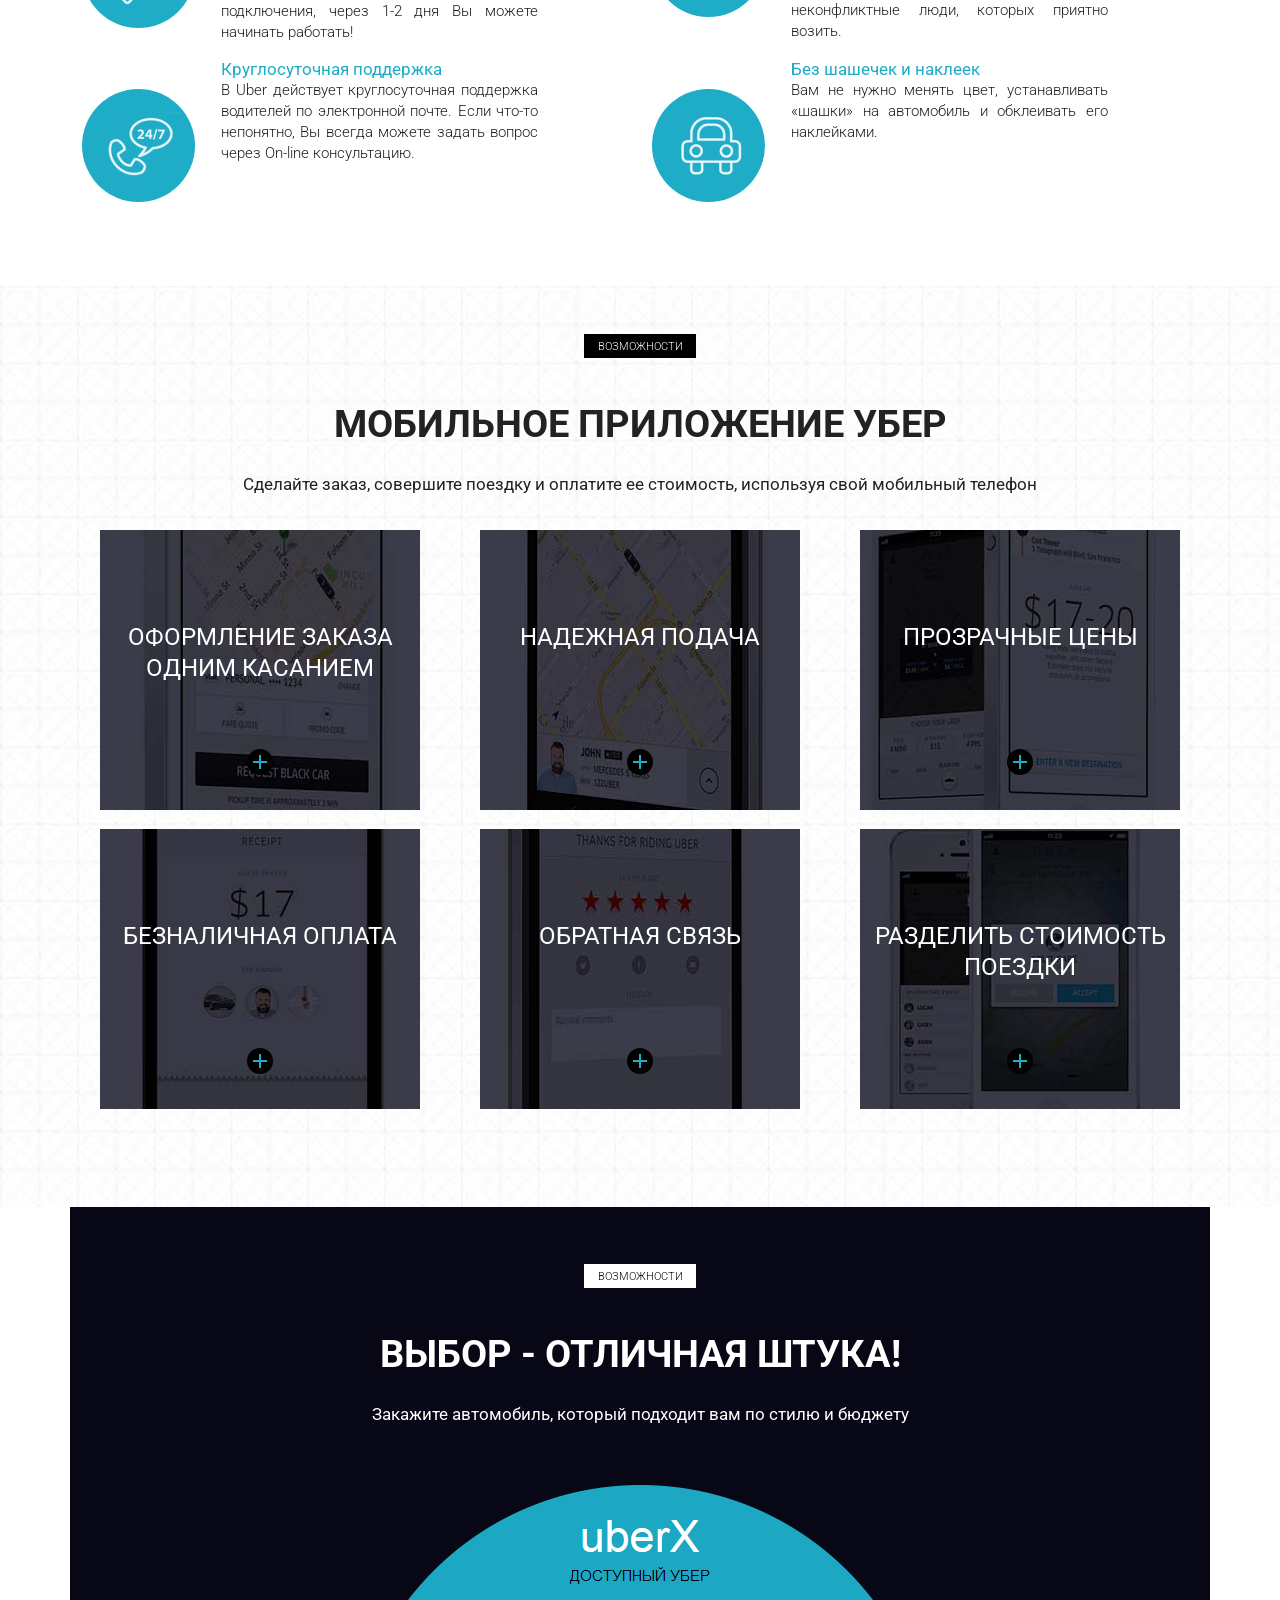
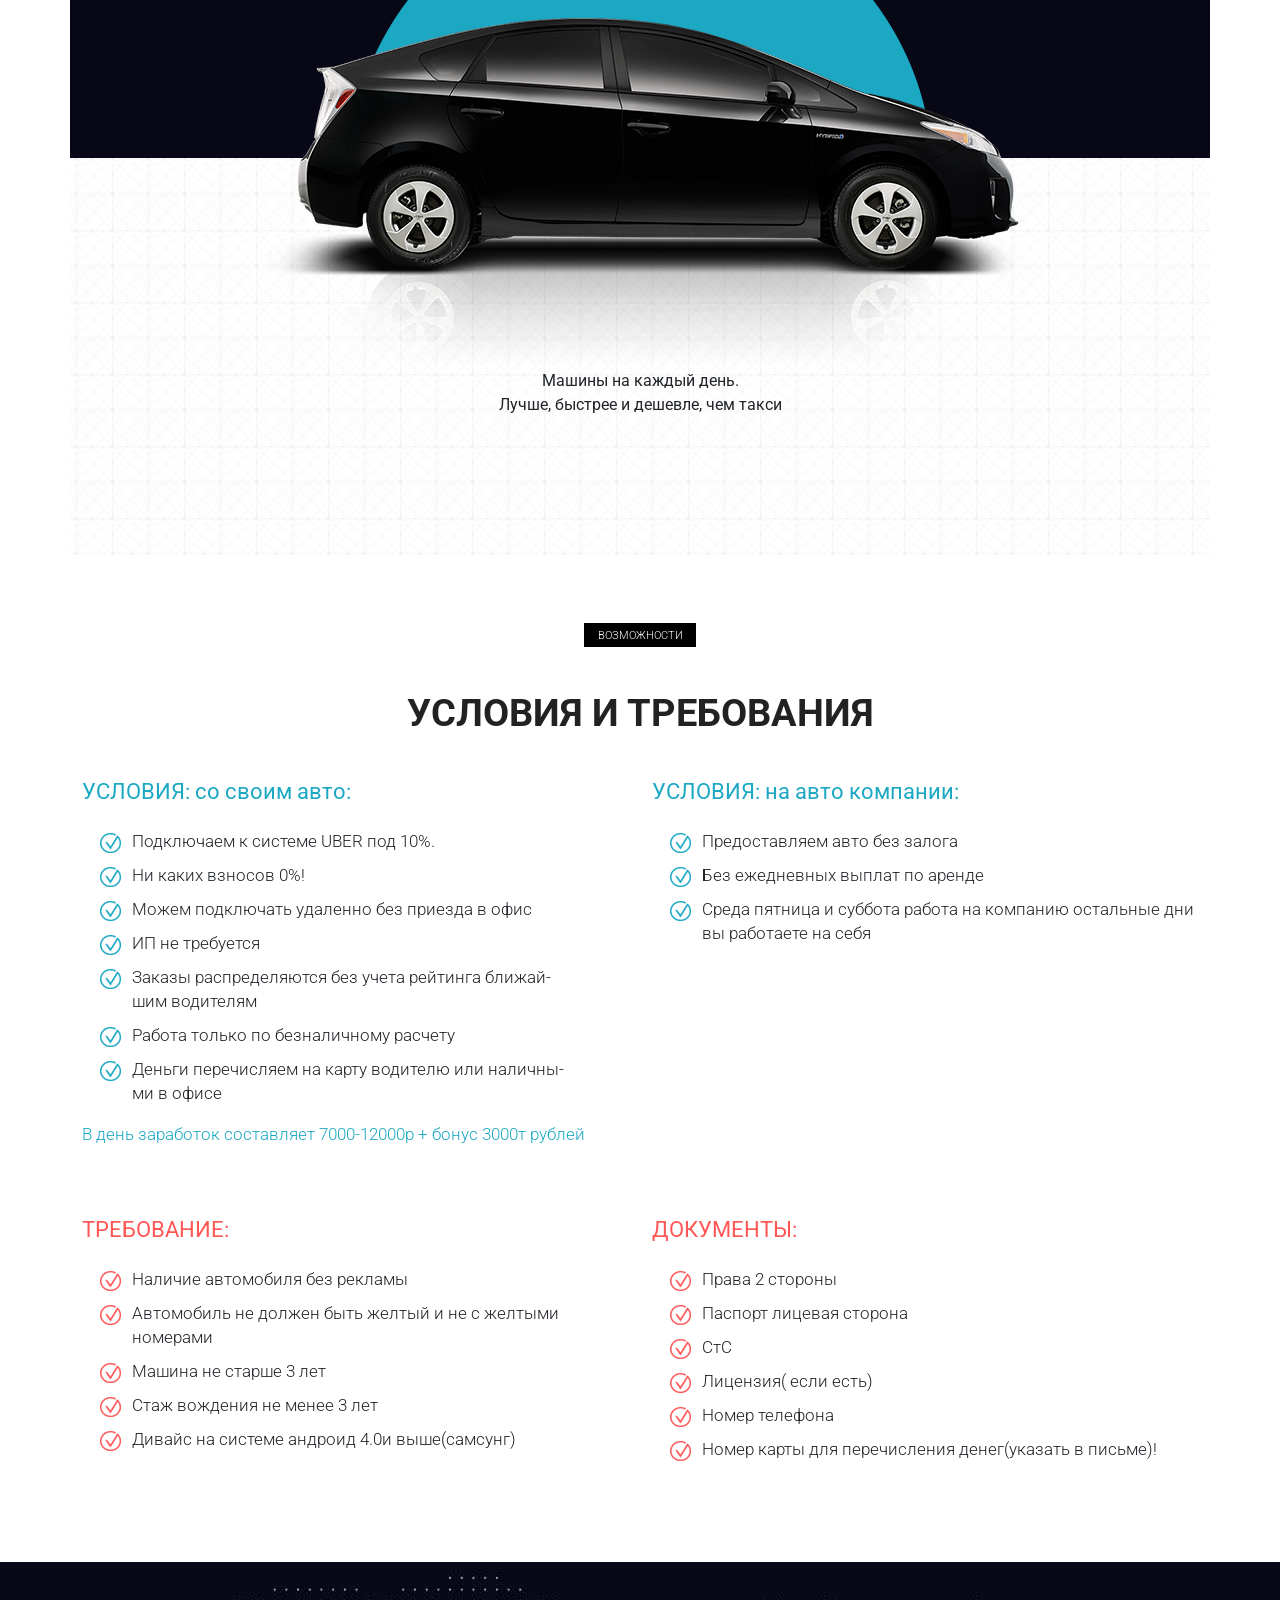
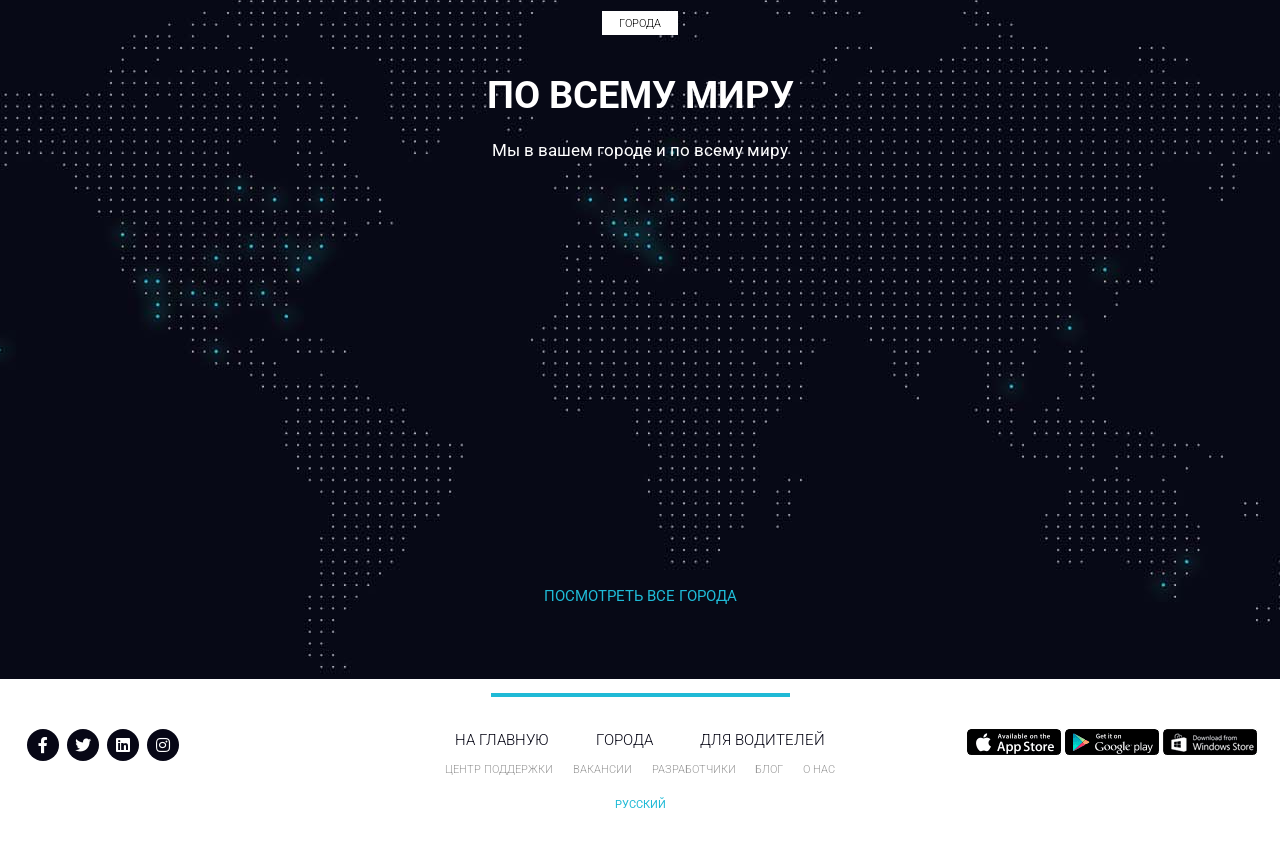
<file: uber/index.html>
<!DOCTYPE html>
<html lang="en">

<head>
	<meta charset="UTF-8">
	<meta http-equiv="X-UA-Compatible" content="IE=edge">
	<meta name="viewport" content="width=device-width, initial-scale=1.0">
	<title>Document</title>
	<link rel="icon" href="icons/favicon/favicon.ico" type="image/x-icon">
	<link rel="preconnect" href="https://fonts.googleapis.com">
	<link rel="preconnect" href="https://fonts.gstatic.com" crossorigin>
	<link href="https://fonts.googleapis.com/css2?family=Roboto:wght@300;400;700&display=swap" rel="stylesheet">
	<link rel="stylesheet" href="css/bootstrap-reboot.css">
	<link rel="stylesheet" href="css/bootstrap-grid.css">
	<link rel="stylesheet" href="https://use.fontawesome.com/releases/v5.8.2/css/all.css" integrity="sha384-oS3vJWv+0UjzBfQzYUhtDYW+Pj2yciDJxpsK1OYPAYjqT085Qq/1cq5FLXAZQ7Ay" crossorigin="anonymous">
	<link rel="stylesheet" href="css/style.min.css">
</head>

<body>
	<header>
		<nav>
			<div class="container">
				<ul class="menu">
					<li class="menu_item"><a href="#" class="menu_link">Главная</a></li>
					<li class="menu_item"><a href="#require" class="menu_link">Со своим автомобилем</a></li>
					<li class="menu_item"><a href="#require" class="menu_link">На автомобиле компании</a></li>
					<li class="menu_item"><a href="#" class="menu_link">Требования</a></li>
					<li class="menu_item"><a href="#" class="menu_link">Контакты</a></li>
					<li class="menu_item"><a href="#" class="menu_link">Оставить завявку</a></li>
				</ul>
			</div>
			<div class="hamburger">
				<span></span>
				<span></span>
				<span></span>
			</div>
		</nav>
		<div class="subheader">
			<div class="container">
				<div class="row">
					<div class="col-6 col-md-4 offset-md-1">
						<a href="#" class="subheader_logo"><img src="icons/1/logo.png" alt="logo"></a>
						<div class="subheader_official">Официальный партнер Uber в Москве</div>
					</div>

					<div class="xs-hidden col-md-3 offset-md-1 col-xl-2 offset-xl-2">
						<div class="subheader_call">Звоните нам ежедневно</div>
						<a href="tel:+74957970988" class="subheader_phone">8 495 797 09 88</a>
					</div>

					<div class="col-6 col-md-3">
						<a href="tel:+74957970988" class="xs-visible subheader_phone">8 495 797 09 88</a>
						<button class="subheader_btn">Заказать звонок</button>
					</div>
				</div>
			</div>
		</div>
	</header>

	<section class="promo">
		<div class="container">
			<div class="row">
				<div class="col-md-12 offset-md-0 col-lg-10 offset-lg-1">
					<h1 class="promo_header">КОМПАНИЯ UBER PARTNERS!</h1>
					<h2 class="promo_subheader">ПРИГЛАШАЕМ ВОДИТЕЛЕЙ! НА СВОЕМ АВТО!</h2>
					<div class="promo_descr">
						Компания UBER динамически развивающаяся. Компания на рынке занимает лидирующее место среди
						таксомоторных компаний, Компания абсолютно прозрачная вы можете контролировать все процессы у
						себя в личном
						кабинете. Бонуcная система.Помимо выполненной работы по заказам, компания начисляет бонусы за
						пиковое время.
						<br><br>
						Мы одни из партнеров и зарекомендовали себя как одна из лучших команд в городе Москве. Водители
						у нас
						зарабатывают от 80000- 120000 в месяц.
					</div>
					<button class="promo_btn">ОТПРАВИТЬ ЗАЯВКУ!</button>
				</div>
			</div>
		</div>
	</section>
	

	<section class="reasons">
		<div class="container">
			<div class="label">ПРЕИМУЩЕСТВА</div>
			<h2 class="title">8 причин начать работать с нами</h2>
			<div class="row">
				<div class="col-md-6">
					<div class="reasons_block">
						<div class="reasons_round"><img src="icons/2/1.png" alt="1"></div>
						<div class="reasons_descr">
							<div class="reasons_subtitle">Никаких наличных, оплата происходи автоматически</div>
							<div class="reasons_text">
								Стоимость поездки оплачивается пассажиром с привязанной банковской карты, т.е. нет никаких рисков связанных с перевозкой наличности как для пассажира, так и для водителя, Вам не нужно искать мелкие деньги для размена.
							</div>
						</div>
					</div>
				</div>
				<div class="col-md-6">
					<div class="reasons_block">
						<div class="reasons_round"><img src="icons/2/2.png" alt="2"></div>
						<div class="reasons_descr">
							<div class="reasons_subtitle">
								Комиссия 8% + БОНУСЫ</div>
							<div class="reasons_text">
								У нас минимальная комиссия и мы выплачиваем бонусы за каждую поездку, некоторые наши конкуренты оставляют бонусы себе. Мы работаем честно и с нами водители зарабатывают больше!
							</div>
						</div>
					</div>
				</div>
				<div class="col-md-6">
					<div class="reasons_block">
						<div class="reasons_round"><img src="icons/2/3.png" alt="3"></div>
						<div class="reasons_descr">
							<div class="reasons_subtitle">Высокий доход с гарантированными выплатами</div>
							<div class="reasons_text">
								Мы выплачиваем заработную плату на личную банковскую карту водителя! Вам не нужно оформлять ООО, ИП, платить налоги, подавать декларацию, оплачивать бухгалтерские услуги и ведение банковского счета.
							</div>
						</div>
					</div>
				</div>
				<div class="col-md-6">
					<div class="reasons_block">
						<div class="reasons_round"><img src="icons/2/4.png" alt="4"></div>
						<div class="reasons_descr">
							<div class="reasons_subtitle">Работа в удобное время, никаких графиков</div>
							<div class="reasons_text">
								Вы просто нажимаете кнопку выйти на линию для начала работы, когда решите закончить, нажимаете выйти с линии. Вы можете подрабатывать только утром, вечером, в выходные или праздничные дни!
							</div>
						</div>
					</div>
				</div>
				<div class="col-md-6">
					<div class="reasons_block">
						<div class="reasons_round"><img src="icons/2/5.png" alt="5"></div>
						<div class="reasons_descr">
							<div class="reasons_subtitle">Комфортное, прозрачное и простое подключение</div>
							<div class="reasons_text">
								Мы подключаем дистанционно и бесплатно, Вам нет необходимости приезжать к нам! Вы присылаете нам копии документов, мы регистрируем Вас и присылаем данные для подключения, через 1-2 дня Вы можете начинать работать!
							</div>
						</div>
					</div>
				</div>
				<div class="col-md-6">
					<div class="reasons_block">
						<div class="reasons_round"><img src="icons/2/6.png" alt="6"></div>
						<div class="reasons_descr">
							<div class="reasons_subtitle">Всегда большое количество заказов</div>
							<div class="reasons_text">
								Приложение показывает, где на данный момент больше всего заказов и где действуют повышенные тарифы. У Вас не будет простоя и холостых пробегов. Наши пассажиры всегда приятные и абсолютно неконфликтные люди, которых приятно возить.
							</div>
						</div>
					</div>
				</div>
				<div class="col-md-6">
					<div class="reasons_block">
						<div class="reasons_round"><img src="icons/2/7.png" alt="7"></div>
						<div class="reasons_descr">
							<div class="reasons_subtitle">Круглосуточная поддержка</div>
							<div class="reasons_text">
								В Uber действует круглосуточная поддержка водителей по электронной почте. Если что-то непонятно, Вы всегда можете задать вопрос через On-line консультацию.
							</div>
						</div>
					</div>
				</div>
				<div class="col-md-6">
					<div class="reasons_block">
						<div class="reasons_round"><img src="icons/2/8.png" alt="8"></div>
						<div class="reasons_descr">
							<div class="reasons_subtitle">Без шашечек и наклеек</div>
							<div class="reasons_text">
								Вам не нужно менять цвет, устанавливать «шашки» на автомобиль и обклеивать его наклейками.
							</div>
						</div>
					</div>
				</div>
			</div>
		</div>
	</section>

	<section class="mobile">
		<div class="container">
			<div class="label">Возможности</div>
			<div class="title">мобильное приложение убер</div>
			<div class="subtitle">Сделайте заказ, совершите поездку и оплатите ее стоимость, используя свой мобильный телефон</div>
			
			<div class="row">
				<div class="col-md-4">
					<div class="mobile_item mobile_item_1">
						<div class="mobile_item_subtitle">
							оформление заказа одним касанием
						</div>
						<div class="mobile_item_plus"></div>
					</div>
				</div>
				<div class="col-md-4">
					<div class="mobile_item mobile_item_2">
						<div class="mobile_item_subtitle">
							надежная подача
						</div>
						<div class="mobile_item_plus"></div>
					</div>
				</div>
				<div class="col-md-4">
					<div class="mobile_item mobile_item_3">
						<div class="mobile_item_subtitle">
							прозрачные цены
						</div>
						<div class="mobile_item_plus"></div>
					</div>
				</div>
				<div class="col-md-4">
					<div class="mobile_item mobile_item_4">
						<div class="mobile_item_subtitle">
							безналичная оплата
						</div>
						<div class="mobile_item_plus"></div>
					</div>
				</div>
				<div class="col-md-4">
					<div class="mobile_item mobile_item_5">
						<div class="mobile_item_subtitle">
							обратная связь
						</div>
						<div class="mobile_item_plus"></div>
					</div>
				</div>
				<div class="col-md-4">
					<div class="mobile_item mobile_item_6">
						<div class="mobile_item_subtitle">
							разделить стоимость поездки
						</div>
						<div class="mobile_item_plus"></div>
					</div>
	</section>
	
	<section class="car">
		<div class="container">
			<div class="label">Возможности</div>
			<div class="title">Выбор - отличная штука!</div>
			<div class="subtitle">Закажите автомобиль, который подходит вам по стилю и бюджету</div>
			
			<img src="icons/4/Combined.png" alt="Car" class="car_img">
			
			<div class="car_text">
				Машины на каждый день.<br>
			Лучше, быстрее и дешевле, чем такси
			</div>
		</div>
	</section>

	<section class="require" id="require">
		<div class="container">
			<div class="label">Возможности</div>
			<div class="title">условия и Требования</div>
			<div class="row">
				<div class="col-md-6">
					<div class="require_block">
						<div class="require_title">УСЛОВИЯ: со своим авто:</div>
							<ul class="require_list">
							<li>Подключаем к системе UBER  под 10%.</li>
							<li>Ни каких взносов  0%!</li>
							<li>Можем подключать удаленно без приезда в офис</li>
							<li>ИП не требуется</li>
							<li>Заказы распределяются без учета рейтинга ближай-<br>шим водителям</li>
							<li>Работа только по безналичному расчету</li>
							<li>Деньги перечисляем на карту водителю или наличны-<br>ми в офисе</li>
						</ul>
						<div class="require_descr">
							В день заработок составляет 7000-12000р + бонус 3000т рублей
						</div>
					</div>
				</div>
				<div class="col-md-6">
					<div class="require_block">
						<div class="require_title">УСЛОВИЯ: на авто компании:</div>
						<ul class="require_list">
							<li>Предоставляем авто без залога</li>
							<li>Без ежедневных выплат по аренде</li>
							<li>Среда пятница и суббота работа на компанию остальные дни вы работаете на себя</li>
						</ul>
					</div>
				</div>
				<div class="col-md-6">
					<div class="require_block require_block_nmb warning">
						<div class="require_title">ТРЕБОВАНИЕ:</div>
						<ul class="require_list">
							<li>Наличие автомобиля без рекламы</li>
							<li>Автомобиль не должен быть желтый и не с желтыми номерами</li>
							<li>Машина не старше 3 лет</li>
							<li>Стаж вождения не менее 3 лет</li>
							<li>Дивайс на системе андроид 4.0и выше(самсунг)</li>
						</ul>
					</div>
				</div>
				<div class="col-md-6">
					<div class="require_block require_block_nmb warning">
						<div class="require_title">ДОКУМЕНТЫ:</div>
						<ul class="require_list">
							<li>Права 2 стороны</li>
							<li>Паспорт лицевая сторона</li>
							<li>СтС</li>
							<li>Лицензия( если есть)</li>
							<li>Номер телефона</li>
							<li>Номер карты для перечисления денег(указать в письме)!</li>
						</ul>
					</div>
				</div>
			</div>
		</div>
	</section>

	<section class="world">
        <div class="container">
            <div class="label label_white label_min">города</div>
            <h2 class="title title_white">По всему миру</h2>
            <div class="subtitle subtitle_white">Мы в вашем городе и по всему миру</div>

            <a href="#" class="world_link">посмотреть все города</a>
        </div>
    </section>

	<footer>
        <div class="footer_divider"></div>
        <div class="footer_wrapper">
            <div>
                <div class="footer_social">
                    <a href="#" class="footer_social_item">
                        <i class="fab fa-facebook-f"></i>
                    </a>
                    <a href="#" class="footer_social_item">
                        <i class="fab fa-twitter"></i>
                    </a>
                    <a href="#" class="footer_social_item">
                        <i class="fab fa-linkedin"></i>
                    </a>
                    <a href="#" class="footer_social_item">
                        <i class="fab fa-instagram"></i>
                    </a>
                </div>
            </div>
            <div>
                <div class="footer_links">
                    <div class="footer_links_main">
                        <a href="#">на главную</a>
                        <a href="#">города</a>
                        <a href="#">для водителей</a>
                    </div>
                    <div class="footer_links_sub">
                        <a href="#">центр поддержки</a>
                        <a href="#">вакансии</a>
                        <a href="#">разработчики</a>
                        <a href="#">блог</a>
                        <a href="#">о нас</a>
                    </div>
                    <a href="#" class="footer_links_lang">Русский</a>
                </div>
            </div>
            <div>
                <div class="footer_mobile">
                    <a href="#">
                        <img src="img/app_store.png" alt="App Store">
                    </a>
                    <a href="#">
                        <img src="img/google_play.png" alt="Google play">
                    </a>
                    <a href="#">
                        <img src="img/windows_store.png" alt="Windows store">
                    </a>
                </div>
            </div>
        </div>
    </footer>
	
	<script src="js/script.js"></script>
</body>

</html>
</file>
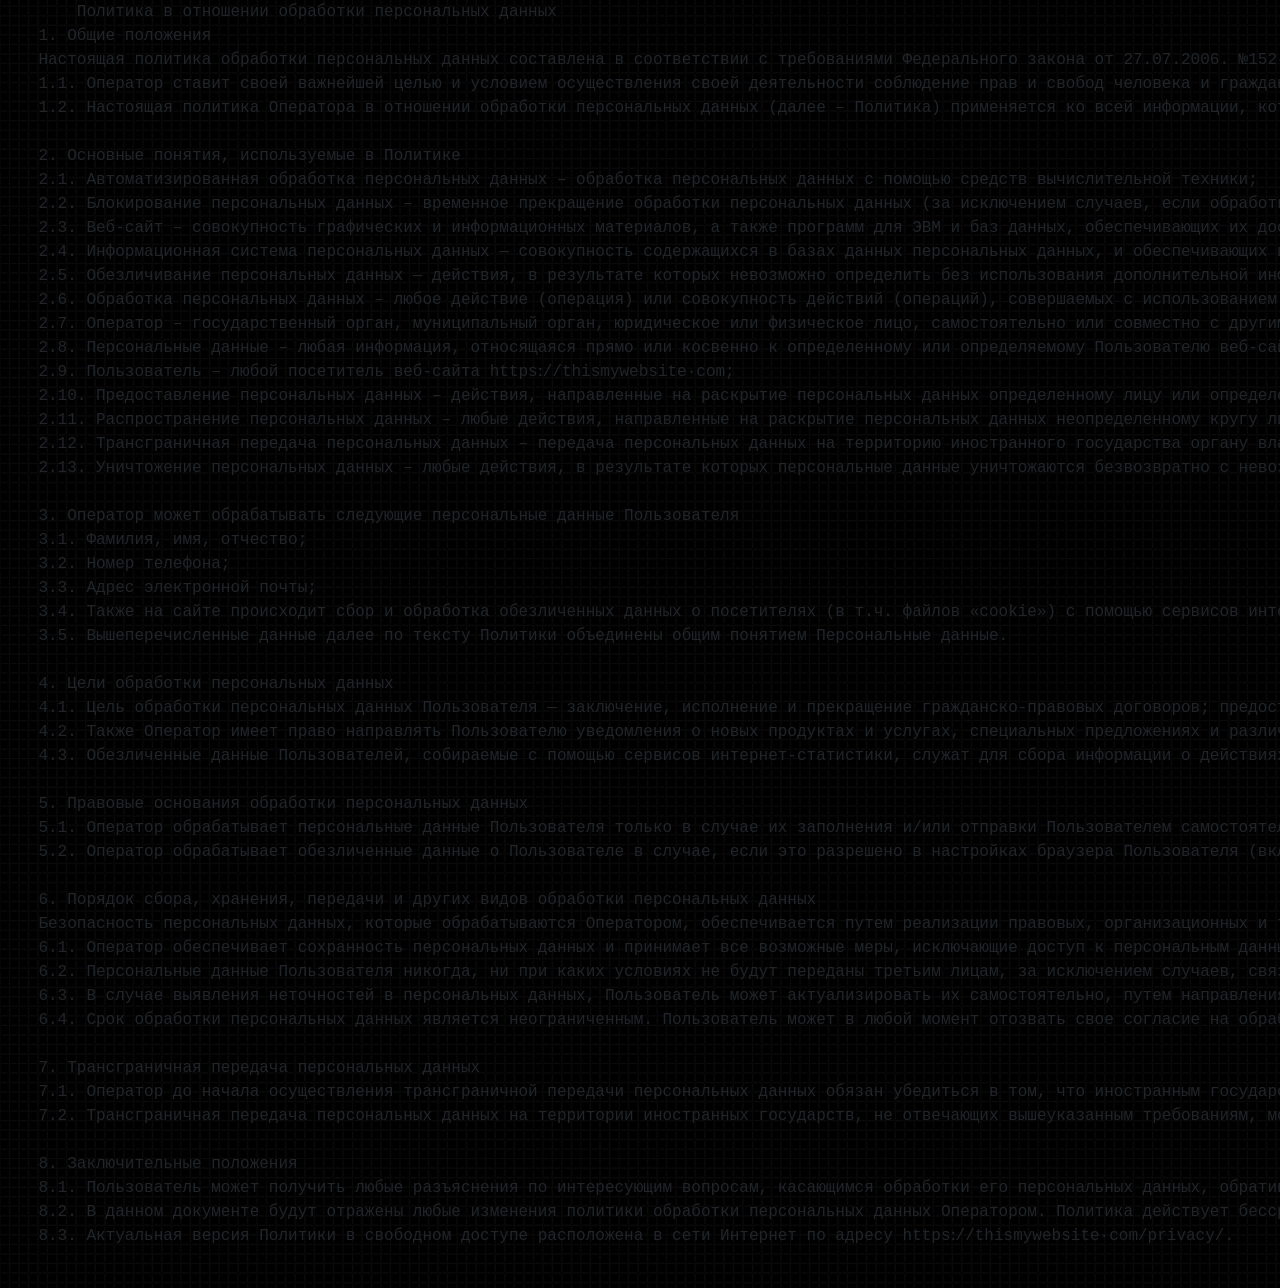
<file: pc_courses/policy.html>
<!DOCTYPE html><html lang="en"><head><meta charset="UTF-8"><meta name="viewport" content="width=device-width,initial-scale=1"><meta http-equiv="X-UA-Compatible" content="ie=edge"><title>Policy</title><meta name="title" content="Политика конфиденциальности"><meta name="description" content="Политика конфиденциальности"><!-- Favicon  --><link rel="apple-touch-icon" sizes="57x57" href="icons/favicon//apple-icon-57x57.png"><link rel="apple-touch-icon" sizes="60x60" href="icons/favicon//apple-icon-60x60.png"><link rel="apple-touch-icon" sizes="72x72" href="icons/favicon//apple-icon-72x72.png"><link rel="apple-touch-icon" sizes="76x76" href="icons/favicon//apple-icon-76x76.png"><link rel="apple-touch-icon" sizes="114x114" href="icons/favicon//apple-icon-114x114.png"><link rel="apple-touch-icon" sizes="120x120" href="icons/favicon//apple-icon-120x120.png"><link rel="apple-touch-icon" sizes="144x144" href="icons/favicon//apple-icon-144x144.png"><link rel="apple-touch-icon" sizes="152x152" href="icons/favicon//apple-icon-152x152.png"><link rel="apple-touch-icon" sizes="180x180" href="icons/favicon//apple-icon-180x180.png"><link rel="icon" type="image/png" sizes="192x192" href="icons/favicon//android-icon-192x192.png"><link rel="icon" type="image/png" sizes="32x32" href="icons/favicon//favicon-32x32.png"><link rel="icon" type="image/png" sizes="96x96" href="icons/favicon//favicon-96x96.png"><link rel="icon" type="image/png" sizes="16x16" href="icons/favicon//favicon-16x16.png"><link rel="manifest" href="icons/favicon//manifest.json"><meta name="msapplication-TileColor" content="#ffffff"><meta name="msapplication-TileImage" content="icons/favicon//ms-icon-144x144.png"><meta name="theme-color" content="#ffffff"><link rel="stylesheet" href="css/style.min.css"></head><body><pre>
        Политика в отношении обработки персональных данных
    1. Общие положения
    Настоящая политика обработки персональных данных составлена в соответствии с требованиями Федерального закона от 27.07.2006. №152-ФЗ «О персональных данных» и определяет порядок обработки персональных данных и меры по обеспечению безопасности персональных данных, предпринимаемые Михайловым Иваном Сергеевичем (далее – Оператор).
    1.1. Оператор ставит своей важнейшей целью и условием осуществления своей деятельности соблюдение прав и свобод человека и гражданина при обработке его персональных данных, в том числе защиты прав на неприкосновенность частной жизни, личную и семейную тайну.
    1.2. Настоящая политика Оператора в отношении обработки персональных данных (далее – Политика) применяется ко всей информации, которую Оператор может получить о посетителях веб-сайта httpsː//thismywebsite·com.
    
    2. Основные понятия, используемые в Политике
    2.1. Автоматизированная обработка персональных данных – обработка персональных данных с помощью средств вычислительной техники;
    2.2. Блокирование персональных данных – временное прекращение обработки персональных данных (за исключением случаев, если обработка необходима для уточнения персональных данных);
    2.3. Веб-сайт – совокупность графических и информационных материалов, а также программ для ЭВМ и баз данных, обеспечивающих их доступность в сети интернет по сетевому адресу httpsː//thismywebsite·com;
    2.4. Информационная система персональных данных — совокупность содержащихся в базах данных персональных данных, и обеспечивающих их обработку информационных технологий и технических средств;
    2.5. Обезличивание персональных данных — действия, в результате которых невозможно определить без использования дополнительной информации принадлежность персональных данных конкретному Пользователю или иному субъекту персональных данных;
    2.6. Обработка персональных данных – любое действие (операция) или совокупность действий (операций), совершаемых с использованием средств автоматизации или без использования таких средств с персональными данными, включая сбор, запись, систематизацию, накопление, хранение, уточнение (обновление, изменение), извлечение, использование, передачу (распространение, предоставление, доступ), обезличивание, блокирование, удаление, уничтожение персональных данных;
    2.7. Оператор – государственный орган, муниципальный орган, юридическое или физическое лицо, самостоятельно или совместно с другими лицами организующие и (или) осуществляющие обработку персональных данных, а также определяющие цели обработки персональных данных, состав персональных данных, подлежащих обработке, действия (операции), совершаемые с персональными данными;
    2.8. Персональные данные – любая информация, относящаяся прямо или косвенно к определенному или определяемому Пользователю веб-сайта httpsː//thismywebsite·com;
    2.9. Пользователь – любой посетитель веб-сайта httpsː//thismywebsite·com;
    2.10. Предоставление персональных данных – действия, направленные на раскрытие персональных данных определенному лицу или определенному кругу лиц;
    2.11. Распространение персональных данных – любые действия, направленные на раскрытие персональных данных неопределенному кругу лиц (передача персональных данных) или на ознакомление с персональными данными неограниченного круга лиц, в том числе обнародование персональных данных в средствах массовой информации, размещение в информационно-телекоммуникационных сетях или предоставление доступа к персональным данным каким-либо иным способом;
    2.12. Трансграничная передача персональных данных – передача персональных данных на территорию иностранного государства органу власти иностранного государства, иностранному физическому или иностранному юридическому лицу;
    2.13. Уничтожение персональных данных – любые действия, в результате которых персональные данные уничтожаются безвозвратно с невозможностью дальнейшего восстановления содержания персональных данных в информационной системе персональных данных и (или) уничтожаются материальные носители персональных данных.
    
    3. Оператор может обрабатывать следующие персональные данные Пользователя
    3.1. Фамилия, имя, отчество;
    3.2. Номер телефона;
    3.3. Адрес электронной почты;
    3.4. Также на сайте происходит сбор и обработка обезличенных данных о посетителях (в т.ч. файлов «cookie») с помощью сервисов интернет-статистики (Яндекс Метрика и Гугл Аналитика и других).
    3.5. Вышеперечисленные данные далее по тексту Политики объединены общим понятием Персональные данные.
    
    4. Цели обработки персональных данных
    4.1. Цель обработки персональных данных Пользователя — заключение, исполнение и прекращение гражданско-правовых договоров; предоставление доступа Пользователю к сервисам, информации и/или материалам, содержащимся на веб-сайте httpsː//thismywebsite·com; уточнение деталей заказа.
    4.2. Также Оператор имеет право направлять Пользователю уведомления о новых продуктах и услугах, специальных предложениях и различных событиях. Пользователь всегда может отказаться от получения информационных сообщений, направив Оператору письмо на адрес электронной почты privacy@thismywebsite·com с пометкой «Отказ от уведомлений о новых продуктах и услугах и специальных предложениях».
    4.3. Обезличенные данные Пользователей, собираемые с помощью сервисов интернет-статистики, служат для сбора информации о действиях Пользователей на сайте, улучшения качества сайта и его содержания.
    
    5. Правовые основания обработки персональных данных
    5.1. Оператор обрабатывает персональные данные Пользователя только в случае их заполнения и/или отправки Пользователем самостоятельно через специальные формы, расположенные на сайте httpsː//thismywebsite·com. Заполняя соответствующие формы и/или отправляя свои персональные данные Оператору, Пользователь выражает свое согласие с данной Политикой.
    5.2. Оператор обрабатывает обезличенные данные о Пользователе в случае, если это разрешено в настройках браузера Пользователя (включено сохранение файлов «cookie» и использование технологии JavaScript).
    
    6. Порядок сбора, хранения, передачи и других видов обработки персональных данных
    Безопасность персональных данных, которые обрабатываются Оператором, обеспечивается путем реализации правовых, организационных и технических мер, необходимых для выполнения в полном объеме требований действующего законодательства в области защиты персональных данных.
    6.1. Оператор обеспечивает сохранность персональных данных и принимает все возможные меры, исключающие доступ к персональным данным неуполномоченных лиц.
    6.2. Персональные данные Пользователя никогда, ни при каких условиях не будут переданы третьим лицам, за исключением случаев, связанных с исполнением действующего законодательства.
    6.3. В случае выявления неточностей в персональных данных, Пользователь может актуализировать их самостоятельно, путем направления Оператору уведомление на адрес электронной почты Оператора privacy@thismywebsite·com с пометкой «Актуализация персональных данных».
    6.4. Срок обработки персональных данных является неограниченным. Пользователь может в любой момент отозвать свое согласие на обработку персональных данных, направив Оператору уведомление посредством электронной почты на электронный адрес Оператора privacy@thismywebsite·com с пометкой «Отзыв согласия на обработку персональных данных».
    
    7. Трансграничная передача персональных данных
    7.1. Оператор до начала осуществления трансграничной передачи персональных данных обязан убедиться в том, что иностранным государством, на территорию которого предполагается осуществлять передачу персональных данных, обеспечивается надежная защита прав субъектов персональных данных.
    7.2. Трансграничная передача персональных данных на территории иностранных государств, не отвечающих вышеуказанным требованиям, может осуществляться только в случае наличия согласия в письменной форме субъекта персональных данных на трансграничную передачу его персональных данных и/или исполнения договора, стороной которого является субъект персональных данных.
    
    8. Заключительные положения
    8.1. Пользователь может получить любые разъяснения по интересующим вопросам, касающимся обработки его персональных данных, обратившись к Оператору с помощью электронной почты privacy@thismywebsite·com.
    8.2. В данном документе будут отражены любые изменения политики обработки персональных данных Оператором. Политика действует бессрочно до замены ее новой версией.
    8.3. Актуальная версия Политики в свободном доступе расположена в сети Интернет по адресу httpsː//thismywebsite·com/privacy/.
    </pre></body></html>
</file>
<file: houses_vop/css/style.min.css>
/*!
 * Bootstrap Reboot v4.3.1 (https://getbootstrap.com/)
 * Copyright 2011-2019 The Bootstrap Authors
 * Copyright 2011-2019 Twitter, Inc.
 * Licensed under MIT (https://github.com/twbs/bootstrap/blob/master/LICENSE)
 * Forked from Normalize.css, licensed MIT (https://github.com/necolas/normalize.css/blob/master/LICENSE.md)
 */@import url(https://fonts.googleapis.com/css2?family=Playfair+Display:wght@700&family=Raleway:wght@400;700&family=Roboto:wght@300&display=swap);*,::after,::before{box-sizing:border-box}html{font-family:sans-serif;line-height:1.15;-webkit-text-size-adjust:100%;-webkit-tap-highlight-color:rgba(0,0,0,0)}article,aside,figcaption,figure,footer,header,hgroup,main,nav,section{display:block}body{margin:0;font-family:-apple-system,BlinkMacSystemFont,"Segoe UI",Roboto,"Helvetica Neue",Arial,"Noto Sans",sans-serif,"Apple Color Emoji","Segoe UI Emoji","Segoe UI Symbol","Noto Color Emoji";font-size:1rem;font-weight:400;line-height:1.5;color:#212529;text-align:left;background-color:#fff}[tabindex="-1"]:focus{outline:0!important}hr{box-sizing:content-box;height:0;overflow:visible}h1,h2,h3,h4,h5,h6{margin-top:0;margin-bottom:.5rem}p{margin-top:0;margin-bottom:1rem}abbr[data-original-title],abbr[title]{text-decoration:underline;-webkit-text-decoration:underline dotted;text-decoration:underline dotted;cursor:help;border-bottom:0;-webkit-text-decoration-skip-ink:none;text-decoration-skip-ink:none}address{margin-bottom:1rem;font-style:normal;line-height:inherit}dl,ol,ul{margin-top:0;margin-bottom:1rem}ol ol,ol ul,ul ol,ul ul{margin-bottom:0}dt{font-weight:700}dd{margin-bottom:.5rem;margin-left:0}blockquote{margin:0 0 1rem}b,strong{font-weight:bolder}small{font-size:80%}sub,sup{position:relative;font-size:75%;line-height:0;vertical-align:baseline}sub{bottom:-.25em}sup{top:-.5em}a{color:#007bff;text-decoration:none;background-color:rgba(0,0,0,0)}a:hover{color:#0056b3;text-decoration:underline}a:not([href]):not([tabindex]){color:inherit;text-decoration:none}a:not([href]):not([tabindex]):focus,a:not([href]):not([tabindex]):hover{color:inherit;text-decoration:none}a:not([href]):not([tabindex]):focus{outline:0}code,kbd,pre,samp{font-family:SFMono-Regular,Menlo,Monaco,Consolas,"Liberation Mono","Courier New",monospace;font-size:1em}pre{margin-top:0;margin-bottom:1rem;overflow:auto}figure{margin:0 0 1rem}img{vertical-align:middle;border-style:none}svg{overflow:hidden;vertical-align:middle}table{border-collapse:collapse}caption{padding-top:.75rem;padding-bottom:.75rem;color:#6c757d;text-align:left;caption-side:bottom}th{text-align:inherit}label{display:inline-block;margin-bottom:.5rem}button{border-radius:0}button:focus{outline:1px dotted;outline:5px auto -webkit-focus-ring-color}button,input,optgroup,select,textarea{margin:0;font-family:inherit;font-size:inherit;line-height:inherit}button,input{overflow:visible}button,select{text-transform:none}select{word-wrap:normal}[type=button],[type=reset],[type=submit],button{-webkit-appearance:button}[type=button]:not(:disabled),[type=reset]:not(:disabled),[type=submit]:not(:disabled),button:not(:disabled){cursor:pointer}[type=button]::-moz-focus-inner,[type=reset]::-moz-focus-inner,[type=submit]::-moz-focus-inner,button::-moz-focus-inner{padding:0;border-style:none}input[type=checkbox],input[type=radio]{box-sizing:border-box;padding:0}input[type=date],input[type=datetime-local],input[type=month],input[type=time]{-webkit-appearance:listbox}textarea{overflow:auto;resize:vertical}fieldset{min-width:0;padding:0;margin:0;border:0}legend{display:block;width:100%;max-width:100%;padding:0;margin-bottom:.5rem;font-size:1.5rem;line-height:inherit;color:inherit;white-space:normal}progress{vertical-align:baseline}[type=number]::-webkit-inner-spin-button,[type=number]::-webkit-outer-spin-button{height:auto}[type=search]{outline-offset:-2px;-webkit-appearance:none}[type=search]::-webkit-search-decoration{-webkit-appearance:none}::-webkit-file-upload-button{font:inherit;-webkit-appearance:button}output{display:inline-block}summary{display:list-item;cursor:pointer}template{display:none}[hidden]{display:none!important}:root{--main-color1:#D4C17F}*{font-family:Raleway,sans-serif;font-weight:400;color:#fff;margin:0;padding:0}body{background:#242b33}.container{position:relative;width:1100px;margin:0 auto}.title{font-family:"Playfair Display";font-style:normal;font-weight:700;font-size:36px;line-height:48px;color:var(--main-color1)}.title_fz48{font-size:48px;line-height:64px}@media(max-width:576px){.title_fz48{font-size:32px;line-height:48px}}.menu{position:absolute;right:0;padding-top:55px;z-index:1}.menu ul{display:flex;justify-content:end;list-style:none;margin-bottom:0}.menu__item{margin-right:40px}.menu__item:last-child{margin-right:0}.menu__item a{line-height:16px}.logo{position:absolute;top:30px;left:0;z-index:1}a{text-decoration:none;color:#fff}a:hover{color:var(--main-color1);text-decoration:none}@media(max-width:992px){.menu__item{margin-right:25px}}@media(max-width:768px){.menu{background-color:rgba(0,0,0,.8);width:50%;height:100vh;position:fixed;top:0;left:-100%;transition:.6s all;padding:20px 15px}.menu_active{left:0}.menu ul{flex-direction:column;justify-content:center;align-items:center;font-size:20px}.menu ul>li{margin-top:40px;margin-right:0}.hamburger{display:block;position:absolute;right:10px;top:20px;width:26px;height:16px;cursor:pointer;z-index:1}.hamburger>span{display:block;width:100%;height:2px;margin-bottom:4px;background-color:#fff}}@media(max-width:576px){.menu{width:80%}.hamburger{right:20px}.logo{top:20px;left:20px}}.first-screen{height:100vh;padding-bottom:74px;background:url(../img/first-screen/mainbg.jpg) center center/cover no-repeat}.first-screen .title{padding-top:300px;margin:0 auto;text-align:center;width:556px}.first-screen__mouse{display:block;margin:100px auto 0}.first-screen__mouse:hover{filter:brightness(1.15);scale:1.3;transition:all .6s}.first-screen__contacts{font-size:18px;line-height:21px;margin-top:200px;display:flex;justify-content:center}.first-screen__address{display:flex;align-items:center;gap:14px;margin-right:100px}.first-screen__phone{display:flex;align-items:center;gap:14px}.first-screen__phone a{text-decoration:none}@media(max-width:1200px){.container{width:940px}}@media(max-width:992px){.container{width:720px}}@media(max-width:768px){.container{width:540px}}@media(max-width:576px){.container{width:100%;padding:0 10px}.first-screen .title{width:90%;padding-top:170px}.first-screen__mouse{margin-top:70px}.first-screen__contacts{margin-top:150px;flex-direction:column;align-items:center;gap:20px}.first-screen__address{margin-right:0}}.treats{background:url(../icons/II.svg) no-repeat;background-position:70vw 4vh;padding-top:120px}.treats__wrapper{position:relative;margin:0 158px;display:flex;gap:70px}.treats__item{display:flex;flex-direction:column;align-items:center}.treats__item img{width:80px}.treats__item img:hover{filter:brightness(1.15);scale:1.1;transition:all .6s}.treats__text{margin-top:50px;text-align:center;font-family:Roboto;font-weight:300;font-size:20px;line-height:27px}@media(max-width:992px){.treats__wrapper{margin:0 auto}}@media(max-width:768px){.treats{background-position:50vw 5vh}.treats__wrapper{gap:50px}.treats__text{font-size:16px}}@media(max-width:576px){.treats{background-size:70%;padding-top:80px;background-position:inherit}.treats__wrapper{flex-direction:column}.treats__text{margin-top:30px}}.apartments{background:url(../icons/III.svg) no-repeat;background-position:10vw 20vh;padding-top:120px}.apartments__gridbox{margin-top:100px;display:grid;grid-template-columns:repeat(2,1fr);grid-template-rows:repeat(2,1fr);grid-auto-rows:auto;gap:30px}.apartments__item{position:relative}.apartments__item>img{width:100%;border-radius:8px}.apartments__item>div{position:absolute;bottom:15%;left:15%}@media(max-width:576px){.apartments{padding-top:80px;background-size:70%}.apartments__gridbox{grid-template-columns:1fr}.apartments__item>img{display:block;margin:0 auto;width:95%}}.tour{padding:180px 0 180px;background:url(../img/form/bcg.jpg) center center/cover no-repeat}.tour__flex{display:flex;gap:35px}.tour__text{margin-bottom:0;padding-top:50px;width:50%}.tour__wrapper{width:50%;padding-top:30px;display:grid;height:135px;grid-template-columns:repeat(2,1fr);grid-template-rows:repeat(2,1fr);-moz-column-gap:30px;column-gap:30px;row-gap:35px}@media(max-width:1200px){.tour__text{width:40%}}@media(max-width:992px){.tour{padding-top:120px}.tour__flex{flex-direction:column}.tour__text{width:70%}}@media(max-width:768px){.tour__text{width:100%}}@media(max-width:576px){.tour{padding-top:80px}.tour__wrapper{grid-template-columns:1fr;width:100%;justify-items:center;row-gap:25px}}.form>input{padding:0 20px;width:255px;height:50px;background-color:rgba(255,255,255,.2);border-style:none}.form>input::-moz-placeholder{text-align:center;font-weight:400;font-size:14px;line-height:27px;color:#fff}.form>input::placeholder{text-align:center;font-weight:400;font-size:14px;line-height:27px;color:#fff}.form>input[type=submit]{background-color:var(--main-color1)}.form>input[type=submit][value]{font-size:16px;font-weight:700}.form>label{display:none}.form>p{width:255px;margin-bottom:0;font-size:13px;text-align:center;align-self:end}@media(max-width:1200px){.form>input{width:245px}}@media(max-width:576px){.form>input{width:260px}}.video{background:url(../icons/IV.svg) no-repeat;background-position:73vw 20vh}.video__wrapper{position:relative}.video__wrapper>img{display:block;margin:0 auto}.video__wrapper>button{background-color:rgba(0,0,0,0);border:none;position:absolute;top:50%;left:50%;transform:translate(-50%,-50%)}@media(max-width:768px){.video__wrapper>img{width:500px}}@media(max-width:576px){.video__wrapper>img{width:90%}.video__wrapper>button>img{width:17vw}}.map{background:url(../icons/V.svg) no-repeat;background-position:4vw 28vh;padding-top:180px}.map h2{margin-bottom:100px}.map iframe{width:100%}@media(max-width:576px){.map{padding-top:80px}}.question{padding-top:180px}.question__wrapper{margin-top:50px;width:100%;display:grid;grid-template-columns:repeat(4,1fr);gap:25px}@media(max-width:1200px){.question h2{text-align:center}.question__wrapper{justify-content:center;grid-template-columns:repeat(2,255px);grid-template-rows:repeat(2,1fr)}.question__notice{grid-row:2;grid-column:1}}@media(max-width:992px){.question h2{text-align:left}.question__wrapper{justify-content:start}}@media(max-width:576px){.question{padding-top:80px}.question__wrapper{justify-items:center;grid-template-columns:1fr;grid-template-rows:repeat(4,1fr)}.question__notice{grid-row:3}}.footer{background-color:#2d343c;margin-top:180px}.footer__wrapper{padding-top:60px;padding-bottom:50px;display:flex;justify-content:space-between}.footer__item{font-size:14px;line-height:16px;list-style-type:none;letter-spacing:.05em}.footer__col{margin-bottom:0;height:150px;display:flex;flex-direction:column;justify-content:space-between}.footer__social{display:flex;gap:20px;list-style-type:none}@media(max-width:992px){.footer__logo{display:none}.footer__wrapper{justify-content:flex-start;gap:40px}}@media(max-width:768px){.footer__wrapper{gap:20px}.footer__item{font-size:12px}}@media(max-width:576px){.footer{margin-top:80px}.footer__wrapper{justify-content:center;gap:0}.footer__wrapper>:nth-child(-n+3){display:none}.footer__social{justify-content:center}}
</file>
<file: pc_courses/css/style.min.css>
/*!
 * Bootstrap Reboot v4.3.1 (https://getbootstrap.com/)
 * Copyright 2011-2019 The Bootstrap Authors
 * Copyright 2011-2019 Twitter, Inc.
 * Licensed under MIT (https://github.com/twbs/bootstrap/blob/master/LICENSE)
 * Forked from Normalize.css, licensed MIT (https://github.com/necolas/normalize.css/blob/master/LICENSE.md)
 */@import url(https://fonts.googleapis.com/css2?family=Roboto:ital,wght@0,400;0,500;1,100;1,300;1,700;1,900&display=swap);*,::after,::before{box-sizing:border-box}html{font-family:sans-serif;line-height:1.15;-webkit-text-size-adjust:100%;-webkit-tap-highlight-color:rgba(0,0,0,0)}article,aside,figcaption,figure,footer,header,hgroup,main,nav,section{display:block}body{margin:0;font-family:-apple-system,BlinkMacSystemFont,"Segoe UI",Roboto,"Helvetica Neue",Arial,"Noto Sans",sans-serif,"Apple Color Emoji","Segoe UI Emoji","Segoe UI Symbol","Noto Color Emoji";font-size:1rem;font-weight:400;line-height:1.5;color:#212529;text-align:left;background-color:#fff}[tabindex="-1"]:focus{outline:0!important}hr{box-sizing:content-box;height:0;overflow:visible}h1,h2,h3,h4,h5,h6{margin-top:0;margin-bottom:.5rem}p{margin-top:0;margin-bottom:1rem}abbr[data-original-title],abbr[title]{text-decoration:underline;-webkit-text-decoration:underline dotted;text-decoration:underline dotted;cursor:help;border-bottom:0;-webkit-text-decoration-skip-ink:none;text-decoration-skip-ink:none}address{margin-bottom:1rem;font-style:normal;line-height:inherit}dl,ol,ul{margin-top:0;margin-bottom:1rem}ol ol,ol ul,ul ol,ul ul{margin-bottom:0}dt{font-weight:700}dd{margin-bottom:.5rem;margin-left:0}blockquote{margin:0 0 1rem}b,strong{font-weight:bolder}small{font-size:80%}sub,sup{position:relative;font-size:75%;line-height:0;vertical-align:baseline}sub{bottom:-.25em}sup{top:-.5em}a{color:#007bff;text-decoration:none;background-color:rgba(0,0,0,0)}a:hover{color:#0056b3;text-decoration:underline}a:not([href]):not([tabindex]){color:inherit;text-decoration:none}a:not([href]):not([tabindex]):focus,a:not([href]):not([tabindex]):hover{color:inherit;text-decoration:none}a:not([href]):not([tabindex]):focus{outline:0}code,kbd,pre,samp{font-family:SFMono-Regular,Menlo,Monaco,Consolas,"Liberation Mono","Courier New",monospace;font-size:1em}pre{margin-top:0;margin-bottom:1rem;overflow:auto}figure{margin:0 0 1rem}img{vertical-align:middle;border-style:none}svg{overflow:hidden;vertical-align:middle}table{border-collapse:collapse}caption{padding-top:.75rem;padding-bottom:.75rem;color:#6c757d;text-align:left;caption-side:bottom}th{text-align:inherit}label{display:inline-block;margin-bottom:.5rem}button{border-radius:0}button:focus{outline:1px dotted;outline:5px auto -webkit-focus-ring-color}button,input,optgroup,select,textarea{margin:0;font-family:inherit;font-size:inherit;line-height:inherit}button,input{overflow:visible}button,select{text-transform:none}select{word-wrap:normal}[type=button],[type=reset],[type=submit],button{-webkit-appearance:button}[type=button]:not(:disabled),[type=reset]:not(:disabled),[type=submit]:not(:disabled),button:not(:disabled){cursor:pointer}[type=button]::-moz-focus-inner,[type=reset]::-moz-focus-inner,[type=submit]::-moz-focus-inner,button::-moz-focus-inner{padding:0;border-style:none}input[type=checkbox],input[type=radio]{box-sizing:border-box;padding:0}input[type=date],input[type=datetime-local],input[type=month],input[type=time]{-webkit-appearance:listbox}textarea{overflow:auto;resize:vertical}fieldset{min-width:0;padding:0;margin:0;border:0}legend{display:block;width:100%;max-width:100%;padding:0;margin-bottom:.5rem;font-size:1.5rem;line-height:inherit;color:inherit;white-space:normal}progress{vertical-align:baseline}[type=number]::-webkit-inner-spin-button,[type=number]::-webkit-outer-spin-button{height:auto}[type=search]{outline-offset:-2px;-webkit-appearance:none}[type=search]::-webkit-search-decoration{-webkit-appearance:none}::-webkit-file-upload-button{font:inherit;-webkit-appearance:button}output{display:inline-block}summary{display:list-item;cursor:pointer}template{display:none}[hidden]{display:none!important}:root{--main-color1:linear-gradient(94.26deg, #C89AFC 9.51%, #7C6AFA 90.23%);--main-color2:linear-gradient(94.78deg, #DF5950 11.19%, #451046 93.72%)}*{font-family:Roboto,sans-serif;margin:0;padding:0}body{background:url(../img/bgc.jpg) center center/cover no-repeat}.container{width:1315px;margin:0 auto}.text{font-weight:400;color:#fff;opacity:.5;font-size:16px}.text_fz18{font-size:18px}.text_fz14{font-size:14px}.text_white{font-weight:400;opacity:unset}.text_op08{opacity:.8}@media(max-width:768px){.text{font-size:14px}}@media(max-width:576px){.text{font-size:12px}}.button{width:169px;height:44px;background:var(--main-color2);border-radius:50px;font-weight:500;font-size:16px;color:#fff;border:none}.button:hover{filter:brightness(1.15)}.button-login{position:absolute;top:38px;right:80px;width:183px;background:var(--main-color1)}.button-bio{width:143px;border:1px solid #fff;background:0 0;font-weight:400}@media(max-width:992px){.button-login{right:20px;width:140px}}@media(max-width:768px){.button-login{right:40px;top:80px;width:183px}}@media(max-width:576px){.button-login{right:50%;transform:translateX(50%)}}.title{margin-bottom:0;font-size:48px;font-weight:700;line-height:140%;color:#fff}.title_fz64{font-size:64px}.title_fz36{font-size:36px}.subtitle{font-weight:500;font-size:24px;color:#fff}@media(max-width:1440px){.title_fz64{font-size:60px}}@media(max-width:1200px){.title_fz64{font-size:48px}}@media(max-width:768px){.title_fz64{font-size:40px}.title_fz36{font-size:30px}}@media(max-width:576px){.title{font-size:32px}.title_fz64{font-size:32px}.title_fz36{font-size:24px}}header{position:relative;z-index:10}nav{position:absolute;height:24px;top:48px;left:50%;transform:translateX(-50%)}.menu{display:flex;justify-content:space-evenly;margin-bottom:0;list-style:none;padding:0 280px}.menu__link{font-weight:400}.menu__link:hover{color:#919090;text-decoration:none}.logo{position:absolute;top:40px;left:80px}.logo:hover{filter:brightness(1.15)}.hamburger{display:none}@media(max-width:1440px){.menu{padding:0 250px}}@media(max-width:1200px){nav{left:40%}.menu{padding:0 180px}}@media(max-width:992px){.menu{padding:0 50px}.logo{display:none}}@media(max-width:768px){nav{position:unset;transform:unset;height:40px;background-color:#141313}.menu{position:fixed;top:0;left:-100%;padding:20px 15px;flex-direction:column;align-items:center;justify-content:center;background-color:rgba(0,0,0,.9);width:50%;height:100vh;transition:.6s all}.menu__link{font-size:20px}.menu>li{margin-top:30px}.hamburger{display:block;position:absolute;right:10px;top:50%;transform:translateY(-50%);width:26px;height:12px}.hamburger>span{display:block;width:100%;height:2px;margin-bottom:2px;background-color:#fff}}@media(max-width:576px){.menu{width:80%;z-index:10}}.main{position:relative;height:100vh;max-height:960px;padding-top:270px;background:url(../img/main/main-screen__bgc.jpg) center center/cover no-repeat}.main *{outline:1px #000}.main .container{position:relative}.main__countdown{margin-top:50px;display:flex;align-items:start;gap:30px}.main__countdown-item{display:flex;flex-direction:column;align-items:center;justify-content:center;width:115px;height:112px;background:#121212}.main__countdown-number{font-weight:700;font-size:36px;line-height:140%;color:#fff}.main-bottom{display:flex;align-items:center;height:130px;width:100%;background:#121212;position:absolute;bottom:0}.main-bottom__wrapper{display:flex;justify-content:space-between;align-items:center}.main-bottom__students{width:251px;height:58px;display:grid;grid-template:repeat(2,1fr)/1fr 40px;row-gap:10px}.main-bottom__counter{width:714px;height:67px;display:grid;align-items:center;grid-template:repeat(3,1fr)/minmax(50px,max-content) minmax(41px,max-content) minmax(82px,auto);-moz-column-gap:30px;column-gap:30px;grid-template-areas:"a b ." "c c c" "d . e"}.main-bottom__counter-1{grid-area:a}.main-bottom__counter-2{grid-area:b}.main-bottom__counter-3{grid-area:c}.main-bottom__counter-4{grid-area:d}.main-bottom__counter-5{grid-area:e;justify-self:end}.main-bottom__progress-bar{position:relative;width:100%;height:6px;background:#fff}.main-bottom__progress-bar span{position:absolute;width:40%;height:6px;background:var(--main-color2)}@media(max-width:1440px){.container{width:1140px}.main-bottom__counter{width:600px}}@media(max-width:1200px){.container{max-width:940px}.main__countdown-item{width:95px;height:90px}.main-bottom__students{width:210px}.main-bottom__counter{width:450px}}@media(max-width:992px){.container{max-width:720px}.main__countdown-item{width:80px;height:75px}.main__countdown-number{font-size:30px}.main-bottom{height:100px}.main-bottom__students{display:none}.main-bottom__counter{width:420px}}@media(max-width:768px){.container{max-width:540px}.main{background-image:url(../img/main/main-screen__bgc__mobile.jpg);height:95vh;padding-top:200px}.main>.container{text-align:center}.main__countdown{justify-content:center}.main-bottom__wrapper{justify-content:space-around}.main-bottom__counter{width:320px}}@media(max-width:576px){.container{width:100%;padding:0 10px}.main{padding-top:160px}.main__countdown{gap:18px}.main__countdown-item{width:60px;height:60px}.main__countdown-number{font-size:24px}.main-bottom{height:160px}.main-bottom__wrapper{flex-direction:column-reverse}.main-bottom__counter{width:85%;-moz-column-gap:5%;column-gap:5%}}.about{margin-top:200px}.about__wrapper{display:flex;gap:135px}.about__item{position:relative}.about__item>.title{margin-top:70px}.about__item>.text{margin-top:45px}.about__square{display:block;width:531px;height:499px;background:var(--main-color1);padding:30px 35px}.about__square-bcg{display:block;height:100%;background:url(../img/bgc.jpg) center center/cover no-repeat}.about__img{position:absolute;top:96px;left:45px}@media(max-width:1200px){.about__item>.title{margin-top:0}.about__wrapper{gap:60px}}@media(max-width:992px){.about{margin-top:100px}.about__item>.title{text-align:center}.about__wrapper{flex-direction:column;align-items:center}}@media(max-width:576px){.about{margin-top:80px}.about__item>.text{font-size:12px;margin-top:20px}.about__square{width:300px;height:300px}.about__img{top:50px;width:90%}}.start{margin-top:200px}.start__top{display:flex;align-items:center}.start__top>img{transform:rotate(180deg);margin-right:20px}.start__descr{margin-top:20px;width:411px}.start__wrapper{margin-top:80px;display:flex}.start__item{position:relative}.start__item::after{content:"";display:block;position:absolute;top:70px;width:100.5%;height:80px;background:var(--main-color1)}.start__item_2::after{top:80px;height:60px;transform:matrix(-1,0,0,1,0,0)}.start__item_3::after{top:95px;height:30px}.start__item_4::after{top:105px;height:10px;transform:matrix(-1,0,0,1,0,0)}.start__text{margin-top:150px;margin-right:18px}@media(max-width:992px){.start{margin-top:100px}}@media(max-width:768px){.start__top{justify-content:center}.start__descr{width:unset;text-align:center}.start__wrapper{flex-direction:column;gap:20px}.start__item{padding-left:100px}.start__item::after{content:"";position:absolute;width:80px;height:calc(101% + 20px);background:var(--main-color1);top:0;left:0}.start__item_2::after{width:60px;left:10px;transform:matrix(1,0,0,-1,0,0)}.start__item_3::after{width:30px;left:25px}.start__item_4::after{height:100%;width:10px;left:35px;transform:matrix(1,0,0,-1,0,0)}.start__text{margin-top:10px}}@media(max-width:576px){.start{margin-top:80px}}.advantages{margin-top:200px;text-align:center}.advantages__wrapper{margin-top:120px;display:flex;justify-content:center;gap:82px}.advantages__item{min-height:362px;display:flex;flex-direction:column;justify-content:space-between;align-items:center}.advantages__item>p{margin-bottom:0}.advantages__item>img{width:-moz-fit-content;width:fit-content}.advantages__item>img:hover{filter:brightness(1.25);scale:1.2;transition:all .6s}@media(max-width:992px){.advantages{margin-top:100px}.advantages__wrapper{margin-top:80px;gap:50px}}@media(max-width:768px){.advantages__wrapper{flex-direction:column}.advantages__item{min-height:unset;gap:20px}.advantages__item p{width:80%}}@media(max-width:576px){.advantages{margin-top:80px}}.partners{margin-top:200px}.partners__top{display:flex;align-items:center}.partners__wrapper{margin-top:60px;display:grid;grid-template-columns:repeat(4,1fr);grid-template-rows:repeat(2,1fr)}.partners__item{padding:9% 20%;border-bottom:1px solid rgba(255,255,255,.3);border-right:1px solid rgba(255,255,255,.3)}.partners__item>img{width:100%}.partners__item>img:hover{scale:1.2;transition:all .6s}@media(max-width:1440px)and (min-width:769px){.partners__item:nth-child(4n+4){border-right:none}.partners__item:nth-child(n+5){border-bottom:none}}@media(max-width:992px){.partners{margin-top:100px}}@media(max-width:768px){.partners__top{justify-content:center}.partners__wrapper{grid-template-columns:repeat(2,1fr)}.partners__item:nth-child(2n){border-right:none}.partners__item:nth-child(n+7){border-bottom:none}}@media(max-width:576px){.partners{margin-top:80px}}.program{margin-top:200px;text-align:center}.program img{transform:rotate(-45deg)}.program .title{margin-top:50px;margin-bottom:30px}.program__wrapper{position:relative;margin:80px auto 0 auto;width:750px;display:grid;grid-template-columns:repeat(2,1fr);grid-template-rows:repeat(7,1fr);-moz-column-gap:6px;column-gap:6px}.program__wrapper::before{content:"";position:absolute;width:6px;height:102%;left:50%;top:-1%;transform:translateX(-50%);background:var(--main-color1)}.program__item{position:relative;display:flex;flex-direction:column;gap:15px}.program__item::before{content:"";position:absolute;width:40px;height:2px;background:rgba(255,255,255,.3);top:50%;transform:translateY(-50%)}.program__item:nth-child(2n+1){text-align:right;padding-right:60px}.program__item:nth-child(2n+1)::before{right:0}.program__item:nth-child(2n){text-align:left;padding-left:60px}.program__item:nth-child(2n)::before{left:0}@media(max-width:992px){.program{margin-top:100px}.program__wrapper{width:100%}}@media(max-width:576px){.program{margin-top:80px}.program__wrapper{grid-template-columns:1fr}.program__wrapper::before{left:10%}.program__item .text_white{text-align:left}.program__item:nth-child(2n+1){margin-top:20px;margin-left:10%;text-align:left;padding:0 0 0 60px}.program__item:nth-child(2n+1)::before{left:0}.program__item:nth-child(2n){margin-top:20px;margin-left:10%;padding-left:60px;text-align:right}.program__item:nth-child(2n)::before{width:55%;top:10px;left:0}.program__item:nth-child(2n) .text_fz14{padding-right:60px}.program__filler{display:none}}.tutors{margin-top:200px}.tutors__top{display:flex;align-items:center;gap:20px}.tutors__top img{transform:rotate(135deg)}.tutors__wrapper{margin-top:113px;display:flex;justify-content:space-around;gap:24px}.tutors__item{text-align:center}.tutors__item .subtitle{margin-top:40px}.tutors__item .text{margin-top:15px}.tutors__item button{margin-top:30px}.tutors__item:hover{scale:1.1;transition:.6s ease}@media(max-width:992px){.tutors{margin-top:100px}}@media(max-width:768px){.tutors__top{justify-content:center}.tutors__wrapper{margin-top:0;flex-direction:column}.tutors__item{position:relative}.tutors__item img{margin-top:60px}.tutors__item:nth-child(-n+2){padding-bottom:30px}.tutors__item:nth-child(-n+2)::after{content:"";position:absolute;width:40%;height:2px;background:var(--main-color1);bottom:-30px;left:50%;transform:translateX(-50%)}}@media(max-width:576px){.tutors{margin-top:80px}}.footer{margin-top:200px;text-align:center}.footer .text{margin-top:30px}.footer__form{position:relative;width:492px;margin:60px auto}.footer__form form{display:flex}.footer__form-mail{padding:0 35px 0 20px;width:353px;height:44px;background-color:rgba(255,255,255,.25);border-radius:50px 0 0 50px;border:none;color:#fff}.footer__form-mail::-moz-placeholder{color:#fff}.footer__form-mail::placeholder{color:#fff}.footer__form .button{position:absolute;left:332px}.footer__socials{margin:40px auto 106px auto;margin-top:40px;width:290px;display:flex;justify-content:space-between}.footer__socials-item{position:relative}.footer__socials-item::before{content:"";position:absolute;width:50px;height:50px;background:var(--main-color1);border-radius:50px;z-index:-1;top:-50%;left:-50%}@media(max-width:992px){.footer{margin-top:100px}}@media(max-width:576px){.footer{margin-top:80px}.footer__form{width:90%;margin:60px auto;justify-content:center}.footer__form form{flex-direction:column;align-items:center}.footer__form-mail{width:90%;border-radius:50px}.footer__form .button{margin-top:20px;position:relative;left:unset}.footer__socials{width:250px}}
</file>
<file: uber/css/style.min.css>
*{font-family:"Roboto",sans-serif}header{position:relative}nav{height:50px;background-color:#212121}a{text-decoration:none}.hamburger{display:none}.menu{display:-webkit-box;display:-ms-flexbox;display:flex;-webkit-box-pack:justify;-ms-flex-pack:justify;justify-content:space-between;padding:13px 70px;margin:0;list-style-type:none}.menu_link{text-decoration:none;font-size:15px;font-weight:300;color:#fff}.menu_item{border-right:2px dotted #000;padding-right:28px}.menu_item:last-child{border-right:none}.subheader{position:absolute;width:100%;height:84px;background-color:rgba(0,0,0,.6)}.subheader_logo{display:block;max-width:100%;margin-top:16px}.subheader_official{margin-top:6px;opacity:.5;font-size:13px;font-weight:100;color:#fff}.subheader_call{margin-top:19px;font-size:12px;font-weight:300;text-align:right;color:#fff}.subheader_phone{text-decoration:none;display:block;margin-top:8px;font-size:22px;font-weight:normal;text-align:right;line-height:12px;color:#fff}.subheader_btn{margin-top:19px;width:172px;height:46px;-webkit-box-shadow:inset 0px -3px 0 0 rgba(0,0,0,.12);box-shadow:inset 0px -3px 0 0 rgba(0,0,0,.12);border:none;border-radius:4px;background-image:-webkit-gradient(linear, left bottom, left top, from(#1eacc7), to(#4ce2ff));background-image:linear-gradient(to top, #1eacc7, #4ce2ff);text-shadow:.7px .7px 0 rgba(0,0,0,.21);font-size:14px;font-weight:normal;text-transform:uppercase;text-align:center;color:#fff}.subheader_btn:hover{background-image:none;background-color:#1eacc7}.promo{padding:150px 0 135px 0;min-height:800px;background:url(../img/1-bg.jpg) center center/cover no-repeat}.promo_header{margin:0;margin-top:60px;font-size:60px;font-weight:bold;text-align:center;line-height:60px;color:#fff}.promo_subheader{margin:0;margin-top:22px;font-size:36px;font-weight:bold;text-align:center;line-height:36px;color:#fff}.promo_descr{margin-top:23px;font-size:18px;font-weight:normal;line-height:1.33;text-align:center;color:#fff}.promo_btn{display:block;margin:auto;margin-top:118px;width:259px;height:63px;-webkit-box-shadow:inset 0px -4px 0 0 rgba(0,0,0,.12);box-shadow:inset 0px -4px 0 0 rgba(0,0,0,.12);border:none;border-radius:4px;background-image:-webkit-gradient(linear, left bottom, left top, from(#1eacc7), to(#4ce2ff));background-image:linear-gradient(to top, #1eacc7, #4ce2ff);font-size:18px;font-weight:normal;text-align:center;color:#fff}.promo_btn:hover{background-image:none;background-color:#1eacc7}.reasons{padding:71px 0 65px 0;min-height:900px}.reasons .row{margin-top:40px}.reasons_round{display:-webkit-box;display:-ms-flexbox;display:flex;-webkit-box-pack:center;-ms-flex-pack:center;justify-content:center;margin-top:11px;width:113px;height:113px;border-radius:100%;background-color:#1eacc7}.reasons img{display:block;width:fixed;-ms-flex-item-align:center;align-self:center}.reasons_block{display:-webkit-box;display:-ms-flexbox;display:flex;-webkit-box-pack:start;-ms-flex-pack:start;justify-content:start;-webkit-box-align:center;-ms-flex-align:center;align-items:center}.reasons_descr{width:343px}.reasons_subtitle{margin-left:26px;font-size:17px;font-weight:normal;color:#1eacc7;line-height:22px}.reasons_text{margin-left:26px;height:141px;font-size:15px;font-weight:300;text-align:justify;color:#202020;line-height:21px}.label{margin:0 auto;width:112px;height:24px;padding:5px 12px;background-color:#000;font-size:11px;font-weight:300;text-align:center;text-transform:uppercase;color:#fff}.label_white{background-color:#fff;color:#000}.label_min{width:76px}.title{margin-bottom:0;margin-top:38px;text-transform:uppercase;font-size:38px;font-weight:700;text-align:center;color:#222}.title_white{color:#fff}.subtitle{margin-top:19px;font-size:17px;font-weight:400;text-align:center;color:#222}.subtitle_white{color:#fff}.mobile{min-height:864px;padding:48px 0 79px 0;background:url("../img/3-bg.jpg") center center/cover no-repeat}.mobile .row{margin-top:32px}.mobile_item{position:relative;width:320px;height:280px;margin:0 auto;margin-bottom:19px}.mobile_item_1{background:url("../icons/3/1.jpg") center center/cover no-repeat}.mobile_item_2{background:url("../icons/3/2.jpg") center center/cover no-repeat}.mobile_item_3{background:url("../icons/3/3.jpg") center center/cover no-repeat}.mobile_item_4{background:url("../icons/3/4.jpg") center center/cover no-repeat}.mobile_item_5{background:url("../icons/3/5.jpg") center center/cover no-repeat}.mobile_item_6{background:url("../icons/3/6.jpg") center center/cover no-repeat}.mobile_item_subtitle{padding-top:92px;font-size:24px;font-weight:normal;text-transform:uppercase;line-height:31px;text-align:center;color:#fff}.mobile_item_plus{display:-webkit-box;display:-ms-flexbox;display:flex;-webkit-box-pack:center;-ms-flex-pack:center;justify-content:center;-webkit-box-align:center;-ms-flex-align:center;align-items:center;position:absolute;bottom:35px;left:50%;-webkit-transform:translateX(-50%);transform:translateX(-50%);width:26px;height:26px;padding:6px;margin:0 auto;border-radius:100%;background-color:#000;cursor:pointer}.mobile_item_plus:before{content:"";display:block;width:14px;height:2px;background-color:#1eacc7;-webkit-transition:.3s all;transition:.3s all}.mobile_item_plus:after{content:"";position:absolute;left:50%;-webkit-transform:translateX(-50%);transform:translateX(-50%);display:block;height:14px;width:2px;background-color:#1eacc7;-webkit-transition:.3s all;transition:.3s all}.mobile_item_plus:hover:before,.mobile_item_plus:hover:after{background-color:#ff5656}.car{min-height:896px}.car .container{padding-top:57px;padding-bottom:138px;background:#070716;background-image:url("../img/5-bg.jpg");background-repeat:no-repeat;background-position:bottom}.car .label{background-color:#fff;color:#070716}.car .title{color:#fff}.car .subtitle{color:#fff}.car_img{display:block;margin:0 auto;margin-top:58px;max-width:100%}.car_text{margin-top:4px;text-align:center}.require{padding:68px 0 84px 0}.require_block{margin:33px 0}.require_block_nmb{margin-bottom:0px}.require_title{font-size:22px;font-weight:normal;color:#1ca8c3}.require_list{list-style-type:none;padding-left:50px;margin-top:22px}.require_list li{position:relative;font-size:17px;font-weight:300;line-height:1.41;margin-bottom:10px}.require_list li:before{content:"";display:block;position:absolute;left:-32px;top:3px;width:21px;height:20px;background:url("../icons/6/blue_check_mark.png") center center/cover no-repeat}.require_descr{font-size:17px;font-weight:300;color:#1ca8c3}.require .warning .require_title{color:#ff5656}.require .warning .require_list li:before{background:url("../icons/6/red_check_mark.png") center center/cover no-repeat}.world{position:relative;min-height:717px;padding:49px 0;background:url("../img/7-bg.jpg") center center/cover no-repeat}.world_link{position:absolute;left:50%;-webkit-transform:translateX(-50%);transform:translateX(-50%);bottom:49px;text-align:center;font-size:15px;font-weight:400;line-height:68px;text-transform:uppercase;color:#1fbad6}.world_link:hover{text-decoration:none;color:#fff}footer{padding:14px 23px 39px 23px}footer a:hover{text-decoration:none}.footer_divider{width:299px;height:4px;background-color:#1fbad6;margin:0 auto}.footer_wrapper{display:-webkit-box;display:-ms-flexbox;display:flex;-webkit-box-pack:justify;-ms-flex-pack:justify;justify-content:space-between;-webkit-box-align:start;-ms-flex-align:start;align-items:flex-start;padding-top:32px}.footer_wrapper>div{width:33%}.footer_wrapper>div:nth-child(3){display:-webkit-box;display:-ms-flexbox;display:flex;-webkit-box-pack:end;-ms-flex-pack:end;justify-content:flex-end}.footer_social{width:160px;display:-webkit-box;display:-ms-flexbox;display:flex;-webkit-box-pack:justify;-ms-flex-pack:justify;justify-content:space-between}.footer_social_item{display:-webkit-box;display:-ms-flexbox;display:flex;-webkit-box-pack:center;-ms-flex-pack:center;justify-content:center;-webkit-box-align:center;-ms-flex-align:center;align-items:center;margin:0 4px;width:32px;height:32px;background-color:#070716;border-radius:100%}.footer_social_item i{color:#fff}.footer_links{width:390px;margin:0 auto}.footer_links_main{display:-webkit-box;display:-ms-flexbox;display:flex;-webkit-box-pack:justify;-ms-flex-pack:justify;justify-content:space-between;padding:0 10px}.footer_links_main a{color:#070716;font-size:15px;font-weight:300;text-transform:uppercase}.footer_links_sub{display:-webkit-box;display:-ms-flexbox;display:flex;-webkit-box-pack:justify;-ms-flex-pack:justify;justify-content:space-between;margin-top:10px}.footer_links_sub a{color:#999;font-size:11px;font-weight:300;text-transform:uppercase}.footer_links_lang{display:block;margin:0 auto;color:#1fbad6;font-size:11px;font-weight:400;margin-top:19px;text-transform:uppercase;text-align:center}.xs-visible{display:none}@media(max-width: 1200px){.menu_item{padding-right:20px}.menu_link{font-size:13px}.promo_header{font-size:50px}.reasons_block{-webkit-box-align:start;-ms-flex-align:start;align-items:flex-start}.mobile_item{width:300px}.choice{padding:55px 0;min-height:840px}.require br{display:none}.footer_wrapper>div{width:50%}.footer_wrapper>div:nth-child(1){width:25%}.footer_wrapper>div:nth-child(3){width:25%;display:-webkit-box;display:-ms-flexbox;display:flex;-webkit-box-pack:end;-ms-flex-pack:end;justify-content:flex-end}.footer_mobile{display:-webkit-box;display:-ms-flexbox;display:flex}.footer_mobile a{margin:0 3px}.footer_mobile a img{width:100%}}@media(max-width: 991px){.menu_item{padding-right:8px}.menu_link{font-size:10px}.subheader_logo img{width:100%}.subheader_official{font-size:11px}.subheader_phone{font-size:18px}.subheader_btn{width:100%;height:40px;margin-top:21px}.promo_header{font-size:40px}.promo_subheader{font-size:30px}.reasons_block{-webkit-box-orient:vertical;-webkit-box-direction:normal;-ms-flex-direction:column;flex-direction:column;-webkit-box-align:center;-ms-flex-align:center;align-items:center}.reasons_round{margin-right:0}.reasons_descr{margin-top:20px}.mobile_item{width:217px;height:217px}.mobile_item_subtitle{padding-top:45px;font-size:18px}.car img{width:100%}.require_list li{font-size:12px}.require_descr{font-size:15px}.title{font-size:30px}.footer_wrapper{-ms-flex-wrap:wrap;flex-wrap:wrap}.footer_wrapper>div{width:100%;display:-webkit-box;display:-ms-flexbox;display:flex;-webkit-box-pack:center;-ms-flex-pack:center;justify-content:center;margin-bottom:20px}.footer_wrapper>div:nth-child(1){width:100%}.footer_wrapper>div:nth-child(3){width:100%;-webkit-box-pack:center;-ms-flex-pack:center;justify-content:center}}@media(max-width: 767px){.menu{position:fixed;-webkit-box-orient:vertical;-webkit-box-direction:normal;-ms-flex-direction:column;flex-direction:column;-webkit-box-pack:center;-ms-flex-pack:center;justify-content:center;-webkit-box-align:center;-ms-flex-align:center;align-items:center;top:0;left:-100%;width:50%;height:100vh;padding:20px 15px;background-color:rgba(0,0,0,.8);-webkit-transition:.6s all;transition:.6s all}.menu_active{left:0}.menu_item{padding-right:0;border:none;margin-top:10px}.menu_link{font-size:20px}.hamburger{display:block;position:absolute;right:10px;top:50%;-webkit-transform:translateY(-50%);transform:translateY(-50%);width:26px;height:12px}.hamburger span{display:block;height:2px;width:100%;background-color:#fff;margin-bottom:2px;-webkit-transition:.5s all;transition:.5s all}.hamburger_active span{margin-bottom:-2px}.hamburger_active span:nth-child(1){-webkit-transform:translateY(3px) rotate(45deg);transform:translateY(3px) rotate(45deg)}.hamburger_active span:nth-child(2){display:none}.hamburger_active span:nth-child(3){-webkit-transform:translateY(3px) rotate(-45deg);transform:translateY(3px) rotate(-45deg)}.xs-hidden{display:none}.xs-visible{display:block}.subheader_phone{display:block;margin-top:10px;font-size:16px;font-weight:normal;text-transform:uppercase;color:#fff;text-align:center}.subheader_btn{display:block;width:200px;height:40px;margin:0 auto;margin-top:10px}.promo_header{line-height:45px}.footer_divider{width:300px;margin:0 auto}.footer_wrapper{-webkit-box-orient:vertical;-webkit-box-direction:normal;-ms-flex-direction:column;flex-direction:column;padding-top:22px;min-width:281px;min-height:216px}.footer_wrapper>div{width:100%;margin-bottom:20px}.footer_wrapper>div:nth-child(1){-webkit-box-ordinal-group:3;-ms-flex-order:2;order:2}.footer_wrapper>div:nth-child(2){-webkit-box-ordinal-group:2;-ms-flex-order:1;order:1}.footer_wrapper>div:nth-child(3){-webkit-box-ordinal-group:4;-ms-flex-order:3;order:3;display:block}.footer_links{width:380px}.footer_links_main{padding:0}.footer_links_sub{-ms-flex-wrap:wrap;flex-wrap:wrap;-webkit-box-pack:justify;-ms-flex-pack:justify;justify-content:space-between}.footer_links_sub a{margin:0 7px}.footer_links_lang{margin-top:10px}.footer_social{margin:0 auto;width:290px;-webkit-box-pack:center;-ms-flex-pack:center;justify-content:center}.footer_mobile{display:-webkit-box;display:-ms-flexbox;display:flex;-webkit-box-orient:horizontal;-webkit-box-direction:normal;-ms-flex-direction:row;flex-direction:row;-webkit-box-pack:space-evenly;-ms-flex-pack:space-evenly;justify-content:space-evenly}}@media(max-width: 575px){nav{height:30px}.subheader{height:60px}.subheader_official{display:none}.subheader_logo{margin-top:16px}.subheader_phone{font-size:12px;font-weight:400;text-transform:uppercase;margin-top:11px}.subheader_btn{width:110px;height:22px;font-size:10px;margin-top:6px}.subheader_btn:hover{background-image:-webkit-gradient(linear, left bottom, left top, from(#1eacc7), to(#4ce2ff));background-image:linear-gradient(to top, #1eacc7 0%, #4ce2ff 100%)}.promo{min-height:400px;padding:93px 0 35px 0}.promo_descr{display:none}.promo_header{font-size:30px;padding:0 24px;line-height:35px}.promo_subheader{font-size:20px;margin-top:33px;padding:0 10px;line-height:30px}.promo_btn{width:210px;height:50px;margin-top:72px}.promo_btn:hover{background-image:-webkit-gradient(linear, left bottom, left top, from(#1eacc7), to(#4ce2ff));background-image:linear-gradient(to top, #1eacc7 0%, #4ce2ff 100%)}.menu{width:85%}.menu_item{width:100%;text-align:center;padding:5px}.menu_link{display:block}.reasons{padding:22px 0 36px 0}.reasons_block{margin-top:26px}.reasons_round{width:100px;height:100px}.reasons_descr{width:100%;margin-top:27px}.reasons_subtitle{font-size:16px}.title{font-size:16px;margin-top:15px;line-height:16px}.subtitle{font-size:14px;margin-top:11px}.mobile_item{width:290px;height:254px;margin-bottom:0;margin-top:30px}.mobile_item_subtitle{font-size:18px;width:203px;margin:0 auto;padding-top:81px}.car{min-height:390px}.car .container{padding-top:25px;padding-bottom:33px;background-image:none}.car_img{width:100%}.car .title{display:none}.car .subtitle{display:none}.car_text{font-size:17px;font-weight:300;color:#fff}.require{padding-top:25px;padding-bottom:26px}.require_block{margin-top:22px}.require .col-md-6{padding:0 15px}.require_title{font-size:16px}.require_list{padding-left:32px}.require_list li{font-size:14px}.require_descr{font-size:14px}.world{padding-top:25px;padding-bottom:30px;min-height:360px}.world .subtitle{line-height:1}.world_link{width:100%;bottom:30px;line-height:1}.footer_divider{width:253px;margin:0 auto}.footer_wrapper{-webkit-box-orient:vertical;-webkit-box-direction:normal;-ms-flex-direction:column;flex-direction:column;padding-top:22px;min-width:281px;min-height:216px}.footer_wrapper>div{width:100%;margin-bottom:20px}.footer_wrapper>div:nth-child(1){-webkit-box-ordinal-group:3;-ms-flex-order:2;order:2}.footer_wrapper>div:nth-child(2){-webkit-box-ordinal-group:2;-ms-flex-order:1;order:1}.footer_wrapper>div:nth-child(3){-webkit-box-ordinal-group:4;-ms-flex-order:3;order:3;display:block}.footer_links{width:280px}.footer_links_main{padding:0}.footer_links_main a{font-size:14px}.footer_links_sub{-ms-flex-wrap:wrap;flex-wrap:wrap;-webkit-box-pack:justify;-ms-flex-pack:justify;justify-content:space-between}.footer_links_sub a{margin:0 7px}.footer_links_lang{margin-top:10px}.footer_social{margin:0 auto;width:290px;-webkit-box-pack:center;-ms-flex-pack:center;justify-content:center}.footer_mobile{display:-webkit-box;display:-ms-flexbox;display:flex;-webkit-box-orient:horizontal;-webkit-box-direction:normal;-ms-flex-direction:row;flex-direction:row;-webkit-box-pack:space-evenly;-ms-flex-pack:space-evenly;justify-content:space-evenly}.footer_mobile a>img{height:24px}}/*# sourceMappingURL=style.min.css.map */
</file>
